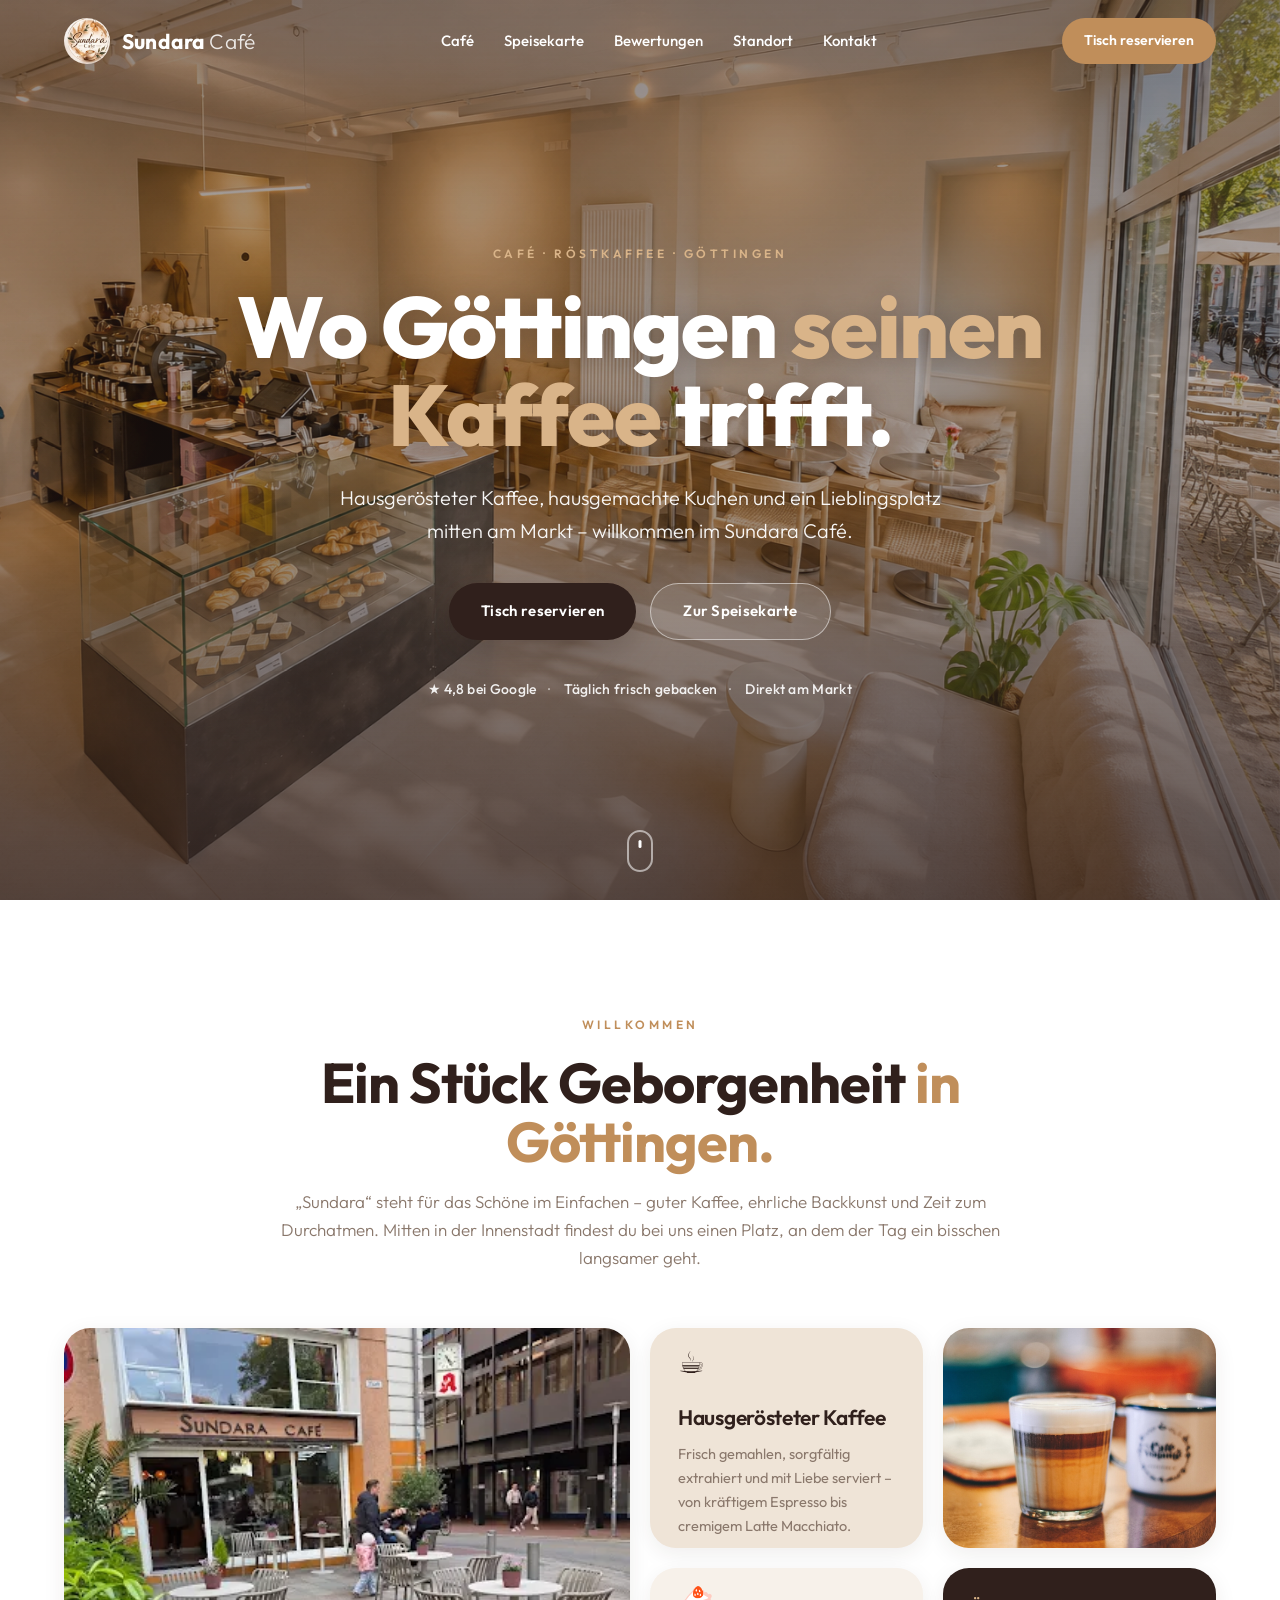
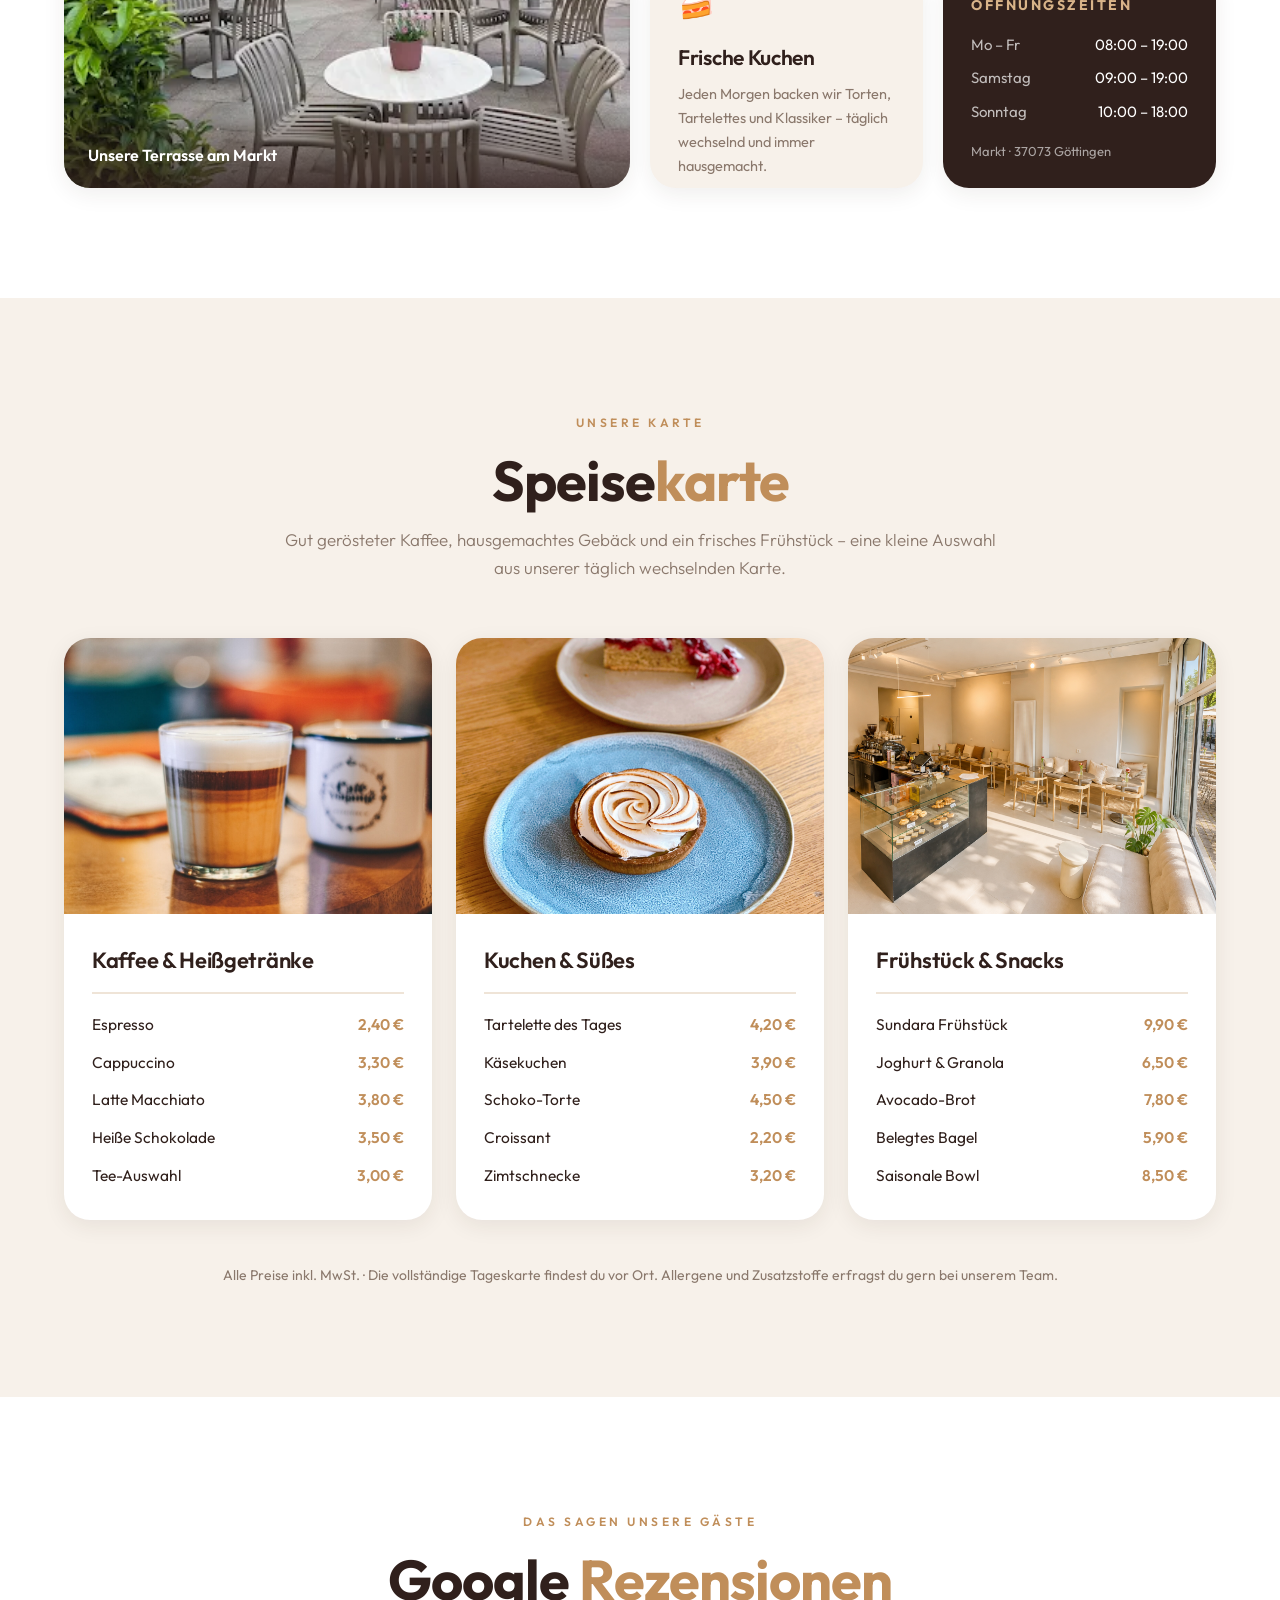
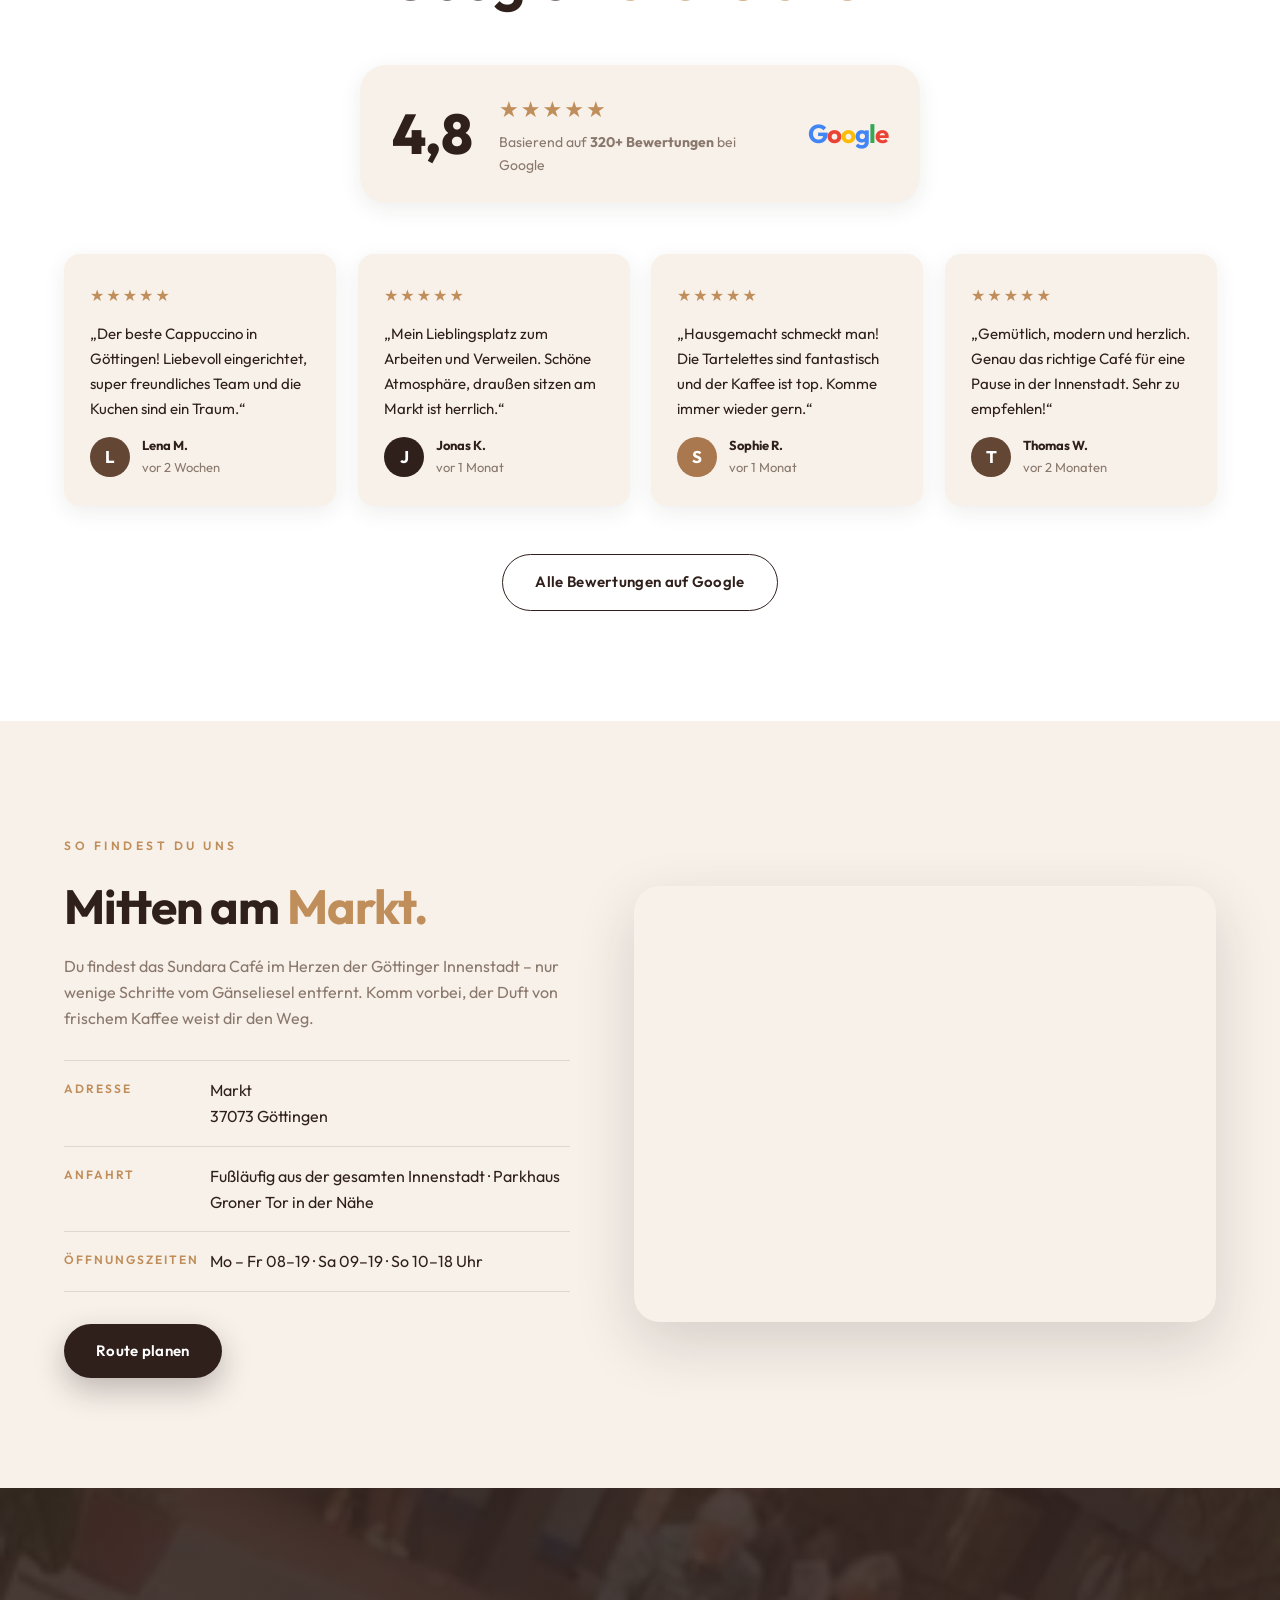
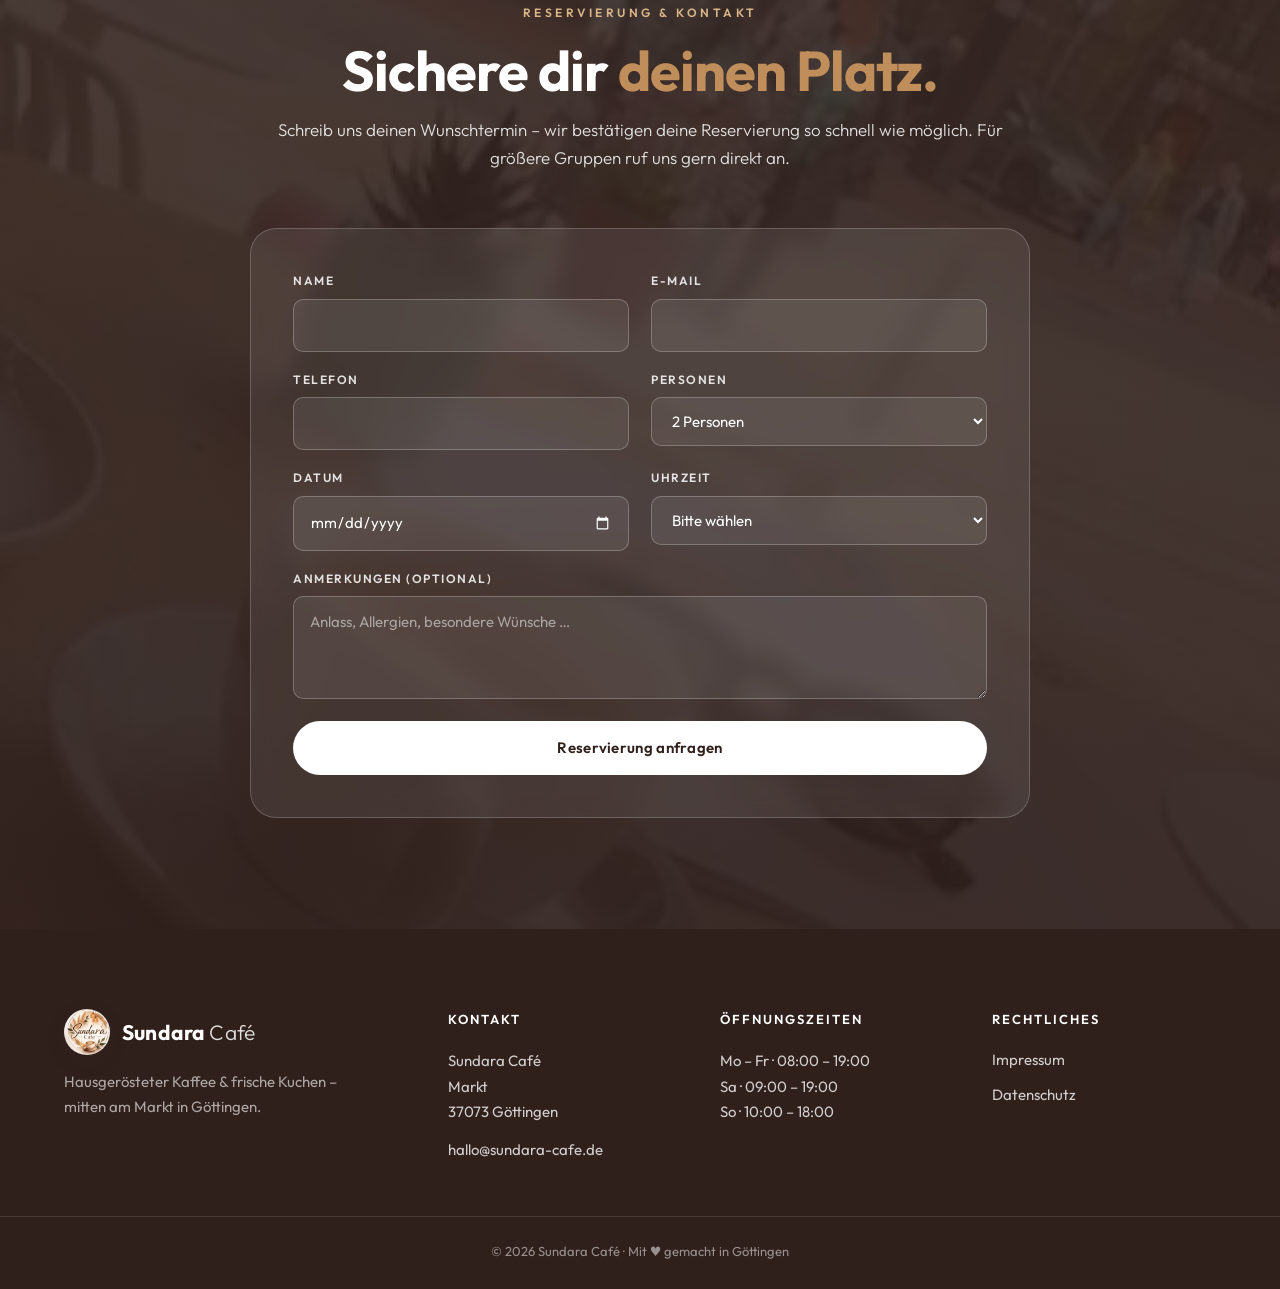
<file: index.html>
<!DOCTYPE html>
<html lang="de">
<head>
<meta charset="UTF-8">
<meta name="viewport" content="width=device-width, initial-scale=1.0">
<meta name="description" content="Sundara Café – Hausgerösteter Kaffee, frische Kuchen und ein Lieblingsplatz mitten am Markt in Göttingen.">
<meta name="theme-color" content="#30201c">
<meta property="og:title" content="Sundara Café · Göttingen">
<meta property="og:description" content="Hausgerösteter Kaffee, frische Kuchen und ein gemütlicher Platz mitten am Markt in Göttingen.">
<meta property="og:image" content="cafe.jpg">
<meta property="og:type" content="website">
<title>Sundara Café · Kaffee & Kuchen in Göttingen</title>
<link rel="icon" href="Logo.jpg" type="image/jpeg">
<link rel="preconnect" href="https://fonts.googleapis.com">
<link rel="preconnect" href="https://fonts.gstatic.com" crossorigin>
<link href="https://fonts.googleapis.com/css2?family=Outfit:wght@300;400;500;600;700;800&display=swap" rel="stylesheet">
<link rel="stylesheet" href="style.css">
</head>
<body>

<!-- ====================== NAVIGATION ====================== -->
<header class="nav" id="nav">
  <div class="nav-inner">
    <a href="#hero" class="brand" aria-label="Sundara Café Startseite">
      <img src="Logo.jpg" alt="Sundara Café Logo" width="46" height="46">
      <span>Sundara<em>Café</em></span>
    </a>
    <nav class="nav-links" id="navLinks" aria-label="Hauptnavigation">
      <a href="#cafe">Café</a>
      <a href="#speisekarte">Speisekarte</a>
      <a href="#rezensionen">Bewertungen</a>
      <a href="#standort">Standort</a>
      <a href="#kontakt">Kontakt</a>
    </nav>
    <a href="#kontakt" class="nav-cta">Tisch reservieren</a>
    <button class="nav-burger" id="navBurger" aria-label="Menü öffnen" aria-expanded="false" aria-controls="navLinks">
      <span></span><span></span><span></span>
    </button>
  </div>
</header>

<!-- ====================== HERO ====================== -->
<section class="hero" id="hero">
  <div class="hero-bg" aria-hidden="true">
    <img src="cafe.jpg" alt="" fetchpriority="high">
    <div class="hero-overlay"></div>
  </div>
  <div class="hero-content reveal">
    <div class="kicker light">Café · Röstkaffee · Göttingen</div>
    <h1>Wo Göttingen <em>seinen Kaffee</em> trifft.</h1>
    <p class="tagline">Hausgerösteter Kaffee, hausgemachte Kuchen und ein Lieblingsplatz mitten am Markt – willkommen im Sundara Café.</p>
    <div class="hero-actions">
      <a href="#kontakt" class="btn btn-primary">Tisch reservieren</a>
      <a href="#speisekarte" class="btn btn-ghost">Zur Speisekarte</a>
    </div>
    <ul class="hero-meta">
      <li>★ 4,8 bei Google</li>
      <li>Täglich frisch gebacken</li>
      <li>Direkt am Markt</li>
    </ul>
  </div>
  <a href="#cafe" class="hero-scroll" aria-label="Nach unten scrollen"><span></span></a>
</section>

<!-- ====================== CAFÉ / ÜBER UNS (Kachel-Bento) ====================== -->
<section class="cafe" id="cafe">
  <div class="container">
    <div class="section-head reveal">
      <div class="kicker">Willkommen</div>
      <h2>Ein Stück Geborgenheit <em>in Göttingen.</em></h2>
      <p class="lead">„Sundara“ steht für das Schöne im Einfachen – guter Kaffee, ehrliche Backkunst und Zeit zum Durchatmen. Mitten in der Innenstadt findest du bei uns einen Platz, an dem der Tag ein bisschen langsamer geht.</p>
    </div>

    <div class="bento reveal">
      <article class="tile tile-img tile-lg">
        <img src="Eingang.webp" alt="Außenansicht und Terrasse des Sundara Café in Göttingen" loading="lazy">
        <div class="tile-cap">Unsere Terrasse am Markt</div>
      </article>

      <article class="tile tile-text tile-accent">
        <span class="tile-icon" aria-hidden="true">☕</span>
        <h3>Hausgerösteter Kaffee</h3>
        <p>Frisch gemahlen, sorgfältig extrahiert und mit Liebe serviert – von kräftigem Espresso bis cremigem Latte Macchiato.</p>
      </article>

      <article class="tile tile-img">
        <img src="Latte-Macchiato-1.jpg" alt="Latte Macchiato im Glas auf einem Holztisch" loading="lazy">
      </article>

      <article class="tile tile-text">
        <span class="tile-icon" aria-hidden="true">🍰</span>
        <h3>Frische Kuchen</h3>
        <p>Jeden Morgen backen wir Torten, Tartelettes und Klassiker – täglich wechselnd und immer hausgemacht.</p>
      </article>

      <article class="tile tile-hours tile-dark">
        <h3>Öffnungszeiten</h3>
        <ul class="hours-list">
          <li><span>Mo – Fr</span><span>08:00 – 19:00</span></li>
          <li><span>Samstag</span><span>09:00 – 19:00</span></li>
          <li><span>Sonntag</span><span>10:00 – 18:00</span></li>
        </ul>
        <p class="hours-note">Markt · 37073 Göttingen</p>
      </article>

    </div>
  </div>
</section>

<!-- ====================== SPEISEKARTE ====================== -->
<section class="speisekarte" id="speisekarte">
  <div class="container">
    <div class="section-head reveal">
      <div class="kicker">Unsere Karte</div>
      <h2>Speise<em>karte</em></h2>
      <p class="lead">Gut gerösteter Kaffee, hausgemachtes Gebäck und ein frisches Frühstück – eine kleine Auswahl aus unserer täglich wechselnden Karte.</p>
    </div>

    <div class="menu-grid">
      <article class="menu-card reveal">
        <div class="menu-card-img">
          <img src="Latte-Macchiato-1.jpg" alt="Latte Macchiato im Glas" loading="lazy">
        </div>
        <div class="menu-card-body">
          <h3>Kaffee &amp; Heißgetränke</h3>
          <ul class="menu-list">
            <li><span>Espresso</span><span class="price">2,40 €</span></li>
            <li><span>Cappuccino</span><span class="price">3,30 €</span></li>
            <li><span>Latte Macchiato</span><span class="price">3,80 €</span></li>
            <li><span>Heiße Schokolade</span><span class="price">3,50 €</span></li>
            <li><span>Tee-Auswahl</span><span class="price">3,00 €</span></li>
          </ul>
        </div>
      </article>

      <article class="menu-card reveal">
        <div class="menu-card-img">
          <img src="cafe-kuchen-muenchen-brothermill.jpg" alt="Hausgemachte Kuchen und Tartelettes" loading="lazy">
        </div>
        <div class="menu-card-body">
          <h3>Kuchen &amp; Süßes</h3>
          <ul class="menu-list">
            <li><span>Tartelette des Tages</span><span class="price">4,20 €</span></li>
            <li><span>Käsekuchen</span><span class="price">3,90 €</span></li>
            <li><span>Schoko-Torte</span><span class="price">4,50 €</span></li>
            <li><span>Croissant</span><span class="price">2,20 €</span></li>
            <li><span>Zimtschnecke</span><span class="price">3,20 €</span></li>
          </ul>
        </div>
      </article>

      <article class="menu-card reveal">
        <div class="menu-card-img">
          <img src="cafe.jpg" alt="Frühstücksauswahl im Sundara Café" loading="lazy">
        </div>
        <div class="menu-card-body">
          <h3>Frühstück &amp; Snacks</h3>
          <ul class="menu-list">
            <li><span>Sundara Frühstück</span><span class="price">9,90 €</span></li>
            <li><span>Joghurt &amp; Granola</span><span class="price">6,50 €</span></li>
            <li><span>Avocado-Brot</span><span class="price">7,80 €</span></li>
            <li><span>Belegtes Bagel</span><span class="price">5,90 €</span></li>
            <li><span>Saisonale Bowl</span><span class="price">8,50 €</span></li>
          </ul>
        </div>
      </article>
    </div>

    <p class="menu-note reveal">Alle Preise inkl. MwSt. · Die vollständige Tageskarte findest du vor Ort. Allergene und Zusatzstoffe erfragst du gern bei unserem Team.</p>
  </div>
</section>

<!-- ====================== GOOGLE REZENSIONEN ====================== -->
<section class="reviews" id="rezensionen">
  <div class="container">
    <div class="section-head reveal">
      <div class="kicker">Das sagen unsere Gäste</div>
      <h2>Google <em>Rezensionen</em></h2>
    </div>

    <div class="reviews-summary reveal">
      <div class="rs-score">4,8</div>
      <div class="rs-detail">
        <div class="rs-stars" aria-label="4,8 von 5 Sternen">★★★★★</div>
        <p>Basierend auf <strong>320+ Bewertungen</strong> bei Google</p>
      </div>
      <div class="rs-logo" aria-hidden="true">
        <span class="g g1">G</span><span class="g g2">o</span><span class="g g3">o</span><span class="g g4">g</span><span class="g g5">l</span><span class="g g6">e</span>
      </div>
    </div>

    <div class="reviews-grid">
      <article class="review-card reveal">
        <div class="review-stars" aria-hidden="true">★★★★★</div>
        <p>„Der beste Cappuccino in Göttingen! Liebevoll eingerichtet, super freundliches Team und die Kuchen sind ein Traum.“</p>
        <div class="review-author">
          <span class="avatar" style="--c:#634633">L</span>
          <span><strong>Lena M.</strong><br>vor 2 Wochen</span>
        </div>
      </article>

      <article class="review-card reveal">
        <div class="review-stars" aria-hidden="true">★★★★★</div>
        <p>„Mein Lieblingsplatz zum Arbeiten und Verweilen. Schöne Atmosphäre, draußen sitzen am Markt ist herrlich.“</p>
        <div class="review-author">
          <span class="avatar" style="--c:#30201c">J</span>
          <span><strong>Jonas K.</strong><br>vor 1 Monat</span>
        </div>
      </article>

      <article class="review-card reveal">
        <div class="review-stars" aria-hidden="true">★★★★★</div>
        <p>„Hausgemacht schmeckt man! Die Tartelettes sind fantastisch und der Kaffee ist top. Komme immer wieder gern.“</p>
        <div class="review-author">
          <span class="avatar" style="--c:#a9784e">S</span>
          <span><strong>Sophie R.</strong><br>vor 1 Monat</span>
        </div>
      </article>

      <article class="review-card reveal">
        <div class="review-stars" aria-hidden="true">★★★★★</div>
        <p>„Gemütlich, modern und herzlich. Genau das richtige Café für eine Pause in der Innenstadt. Sehr zu empfehlen!“</p>
        <div class="review-author">
          <span class="avatar" style="--c:#634633">T</span>
          <span><strong>Thomas W.</strong><br>vor 2 Monaten</span>
        </div>
      </article>
    </div>

    <div class="reviews-cta reveal">
      <a href="https://www.google.com/maps/search/?api=1&query=Sundara+Cafe+Markt+37073+G%C3%B6ttingen" class="btn btn-outline" target="_blank" rel="noopener">Alle Bewertungen auf Google</a>
    </div>
  </div>
</section>

<!-- ====================== GOOGLE MAPS / STANDORT ====================== -->
<section class="standort" id="standort">
  <div class="container standort-grid">
    <div class="standort-text reveal">
      <div class="kicker">So findest du uns</div>
      <h2>Mitten am <em>Markt.</em></h2>
      <p>Du findest das Sundara Café im Herzen der Göttinger Innenstadt – nur wenige Schritte vom Gänseliesel entfernt. Komm vorbei, der Duft von frischem Kaffee weist dir den Weg.</p>
      <div class="standort-list">
        <div class="standort-row">
          <span class="standort-label">Adresse</span>
          <span>Markt<br>37073 Göttingen</span>
        </div>
        <div class="standort-row">
          <span class="standort-label">Anfahrt</span>
          <span>Fußläufig aus der gesamten Innenstadt · Parkhaus Groner Tor in der Nähe</span>
        </div>
        <div class="standort-row">
          <span class="standort-label">Öffnungszeiten</span>
          <span>Mo – Fr 08–19 · Sa 09–19 · So 10–18 Uhr</span>
        </div>
      </div>
      <a href="https://www.google.com/maps/dir/?api=1&destination=Sundara+Cafe+Markt+37073+G%C3%B6ttingen" class="btn btn-primary" target="_blank" rel="noopener">Route planen</a>
    </div>

    <div class="standort-map reveal">
      <iframe
        title="Standort Sundara Café auf Google Maps"
        src="https://www.google.com/maps?q=Sundara+Cafe,+Markt,+37073+G%C3%B6ttingen&output=embed"
        loading="lazy"
        referrerpolicy="no-referrer-when-downgrade"
        allowfullscreen></iframe>
    </div>
  </div>
</section>

<!-- ====================== KONTAKT / RESERVIERUNG ====================== -->
<section class="kontakt" id="kontakt">
  <div class="kontakt-bg" aria-hidden="true">
    <img src="1.webp" alt="" loading="lazy">
    <div class="kontakt-overlay"></div>
  </div>
  <div class="container">
    <div class="section-head light reveal">
      <div class="kicker light">Reservierung &amp; Kontakt</div>
      <h2>Sichere dir <em>deinen Platz.</em></h2>
      <p class="lead">Schreib uns deinen Wunschtermin – wir bestätigen deine Reservierung so schnell wie möglich. Für größere Gruppen ruf uns gern direkt an.</p>
    </div>

    <!-- Formspree: ersetze YOUR_FORM_ID durch deine Formspree-ID -->
    <form class="kontakt-form glass reveal" id="kontaktForm" action="https://formspree.io/f/YOUR_FORM_ID" method="POST" novalidate>
      <div class="form-grid">
        <div class="field">
          <label for="name">Name</label>
          <input type="text" id="name" name="name" autocomplete="name" required>
        </div>
        <div class="field">
          <label for="email">E-Mail</label>
          <input type="email" id="email" name="email" autocomplete="email" required>
        </div>
        <div class="field">
          <label for="phone">Telefon</label>
          <input type="tel" id="phone" name="phone" autocomplete="tel">
        </div>
        <div class="field">
          <label for="guests">Personen</label>
          <select id="guests" name="guests" required>
            <option value="1">1 Person</option>
            <option value="2" selected>2 Personen</option>
            <option value="3">3 Personen</option>
            <option value="4">4 Personen</option>
            <option value="5">5 Personen</option>
            <option value="6">6 Personen</option>
            <option value="7+">7+ Personen</option>
          </select>
        </div>
        <div class="field">
          <label for="date">Datum</label>
          <input type="date" id="date" name="date" required>
        </div>
        <div class="field">
          <label for="time">Uhrzeit</label>
          <select id="time" name="time" required>
            <option value="" disabled selected>Bitte wählen</option>
          </select>
        </div>
        <div class="field field-full">
          <label for="message">Anmerkungen (optional)</label>
          <textarea id="message" name="message" rows="3" placeholder="Anlass, Allergien, besondere Wünsche …"></textarea>
        </div>
      </div>
      <button type="submit" class="btn btn-light btn-block">Reservierung anfragen</button>
      <p class="form-feedback form-success" id="formSuccess" hidden>Vielen Dank! Wir haben deine Anfrage erhalten und melden uns in Kürze.</p>
      <p class="form-feedback form-error" id="formError" hidden>Etwas ist schiefgelaufen. Bitte versuche es erneut oder ruf uns an.</p>
    </form>
  </div>
</section>

<!-- ====================== FOOTER ====================== -->
<footer class="footer" id="footer">
  <div class="container footer-grid">
    <div class="footer-col">
      <a href="#hero" class="brand brand-light">
        <img src="Logo.jpg" alt="Sundara Café Logo" width="50" height="50" loading="lazy">
        <span>Sundara<em>Café</em></span>
      </a>
      <p class="footer-tag">Hausgerösteter Kaffee &amp; frische Kuchen – mitten am Markt in Göttingen.</p>
    </div>

    <div class="footer-col">
      <h4>Kontakt</h4>
      <address>
        Sundara Café<br>
        Markt<br>
        37073 Göttingen
      </address>
      <p><a href="mailto:hallo@sundara-cafe.de">hallo@sundara-cafe.de</a></p>
    </div>

    <div class="footer-col">
      <h4>Öffnungszeiten</h4>
      <p>Mo – Fr · 08:00 – 19:00<br>Sa · 09:00 – 19:00<br>So · 10:00 – 18:00</p>
    </div>

    <div class="footer-col">
      <h4>Rechtliches</h4>
      <ul>
        <li><a href="#impressum" id="openImpressum">Impressum</a></li>
        <li><a href="#datenschutz" id="openDatenschutz">Datenschutz</a></li>
      </ul>
    </div>
  </div>
  <div class="footer-bottom">
    <p>&copy; <span id="year"></span> Sundara Café · Mit ♥ gemacht in Göttingen</p>
  </div>
</footer>

<!-- ====================== MODAL ====================== -->
<div class="modal" id="modal" hidden>
  <div class="modal-backdrop" data-close></div>
  <div class="modal-panel" role="dialog" aria-modal="true" aria-labelledby="modalTitle">
    <button class="modal-close" data-close aria-label="Schließen">&times;</button>
    <h3 id="modalTitle"></h3>
    <div class="modal-body" id="modalBody"></div>
  </div>
</div>

<script src="script.js"></script>
</body>
</html>
</file>
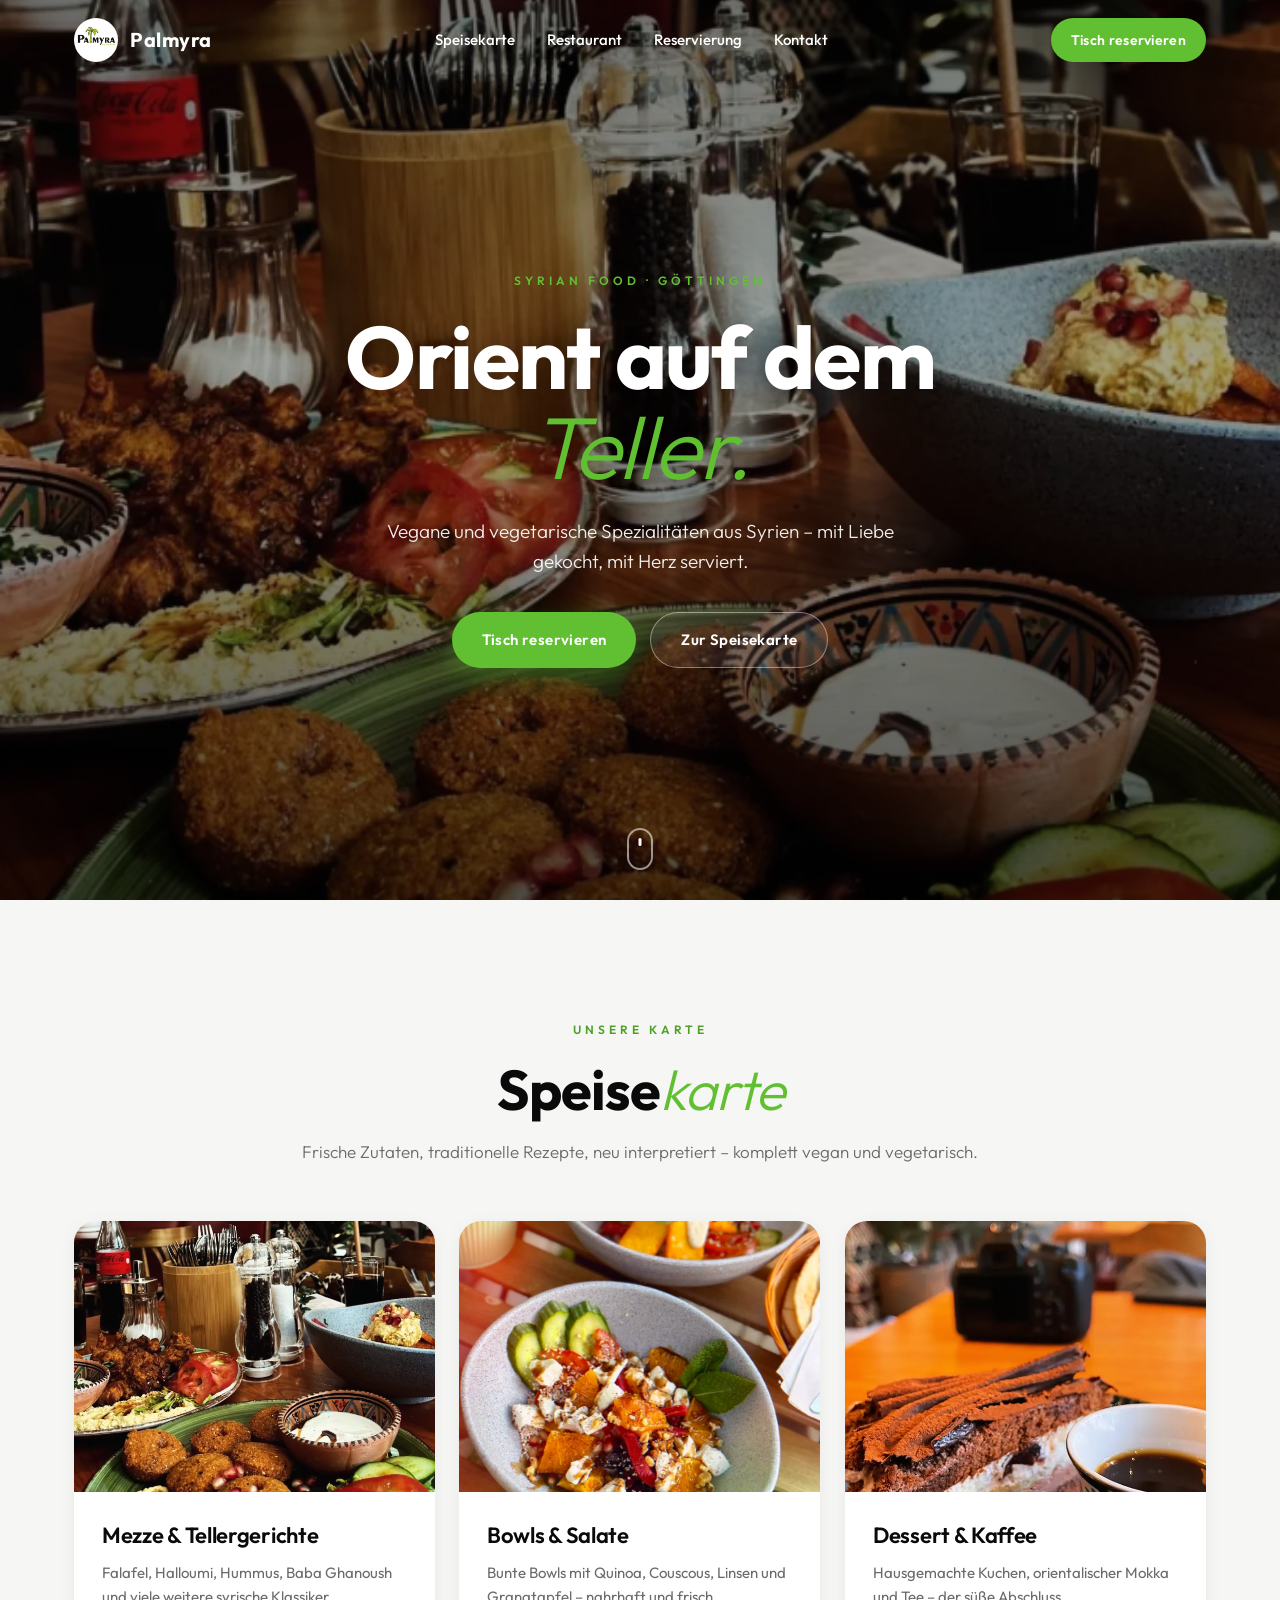
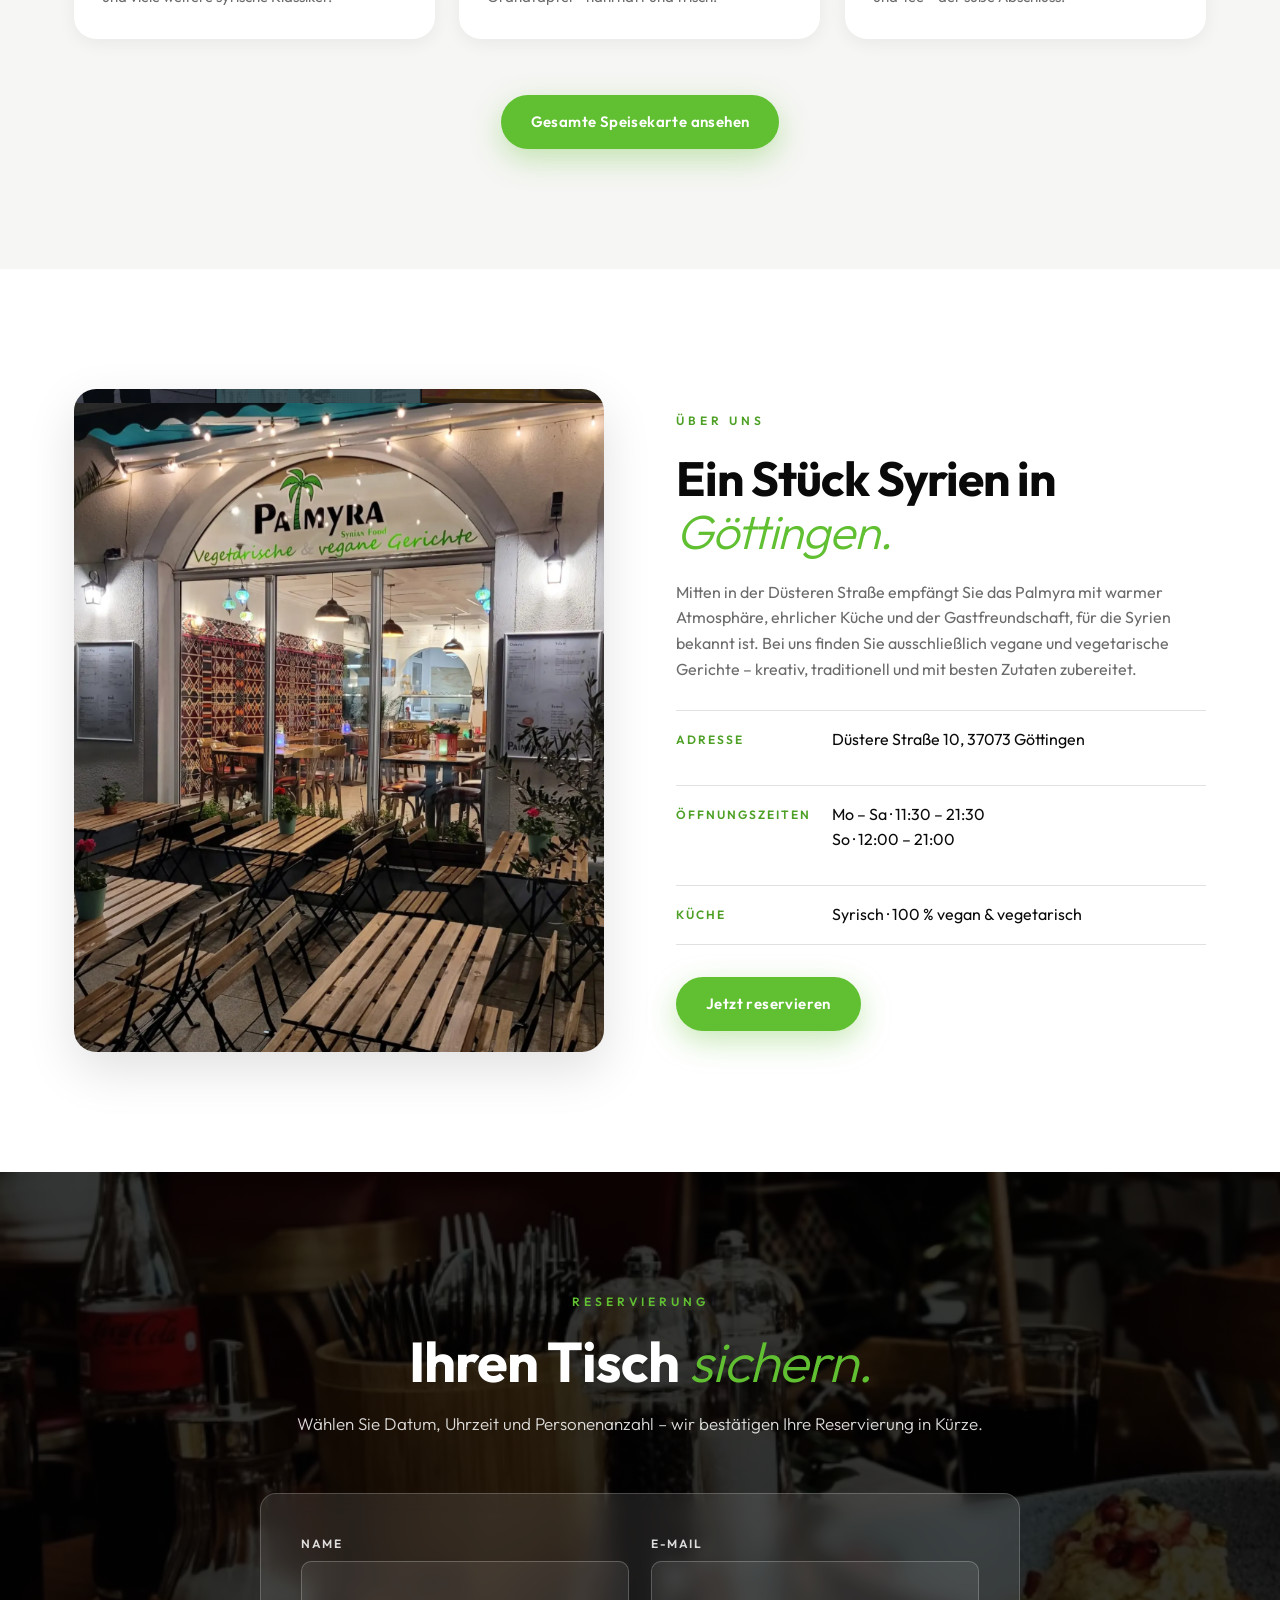
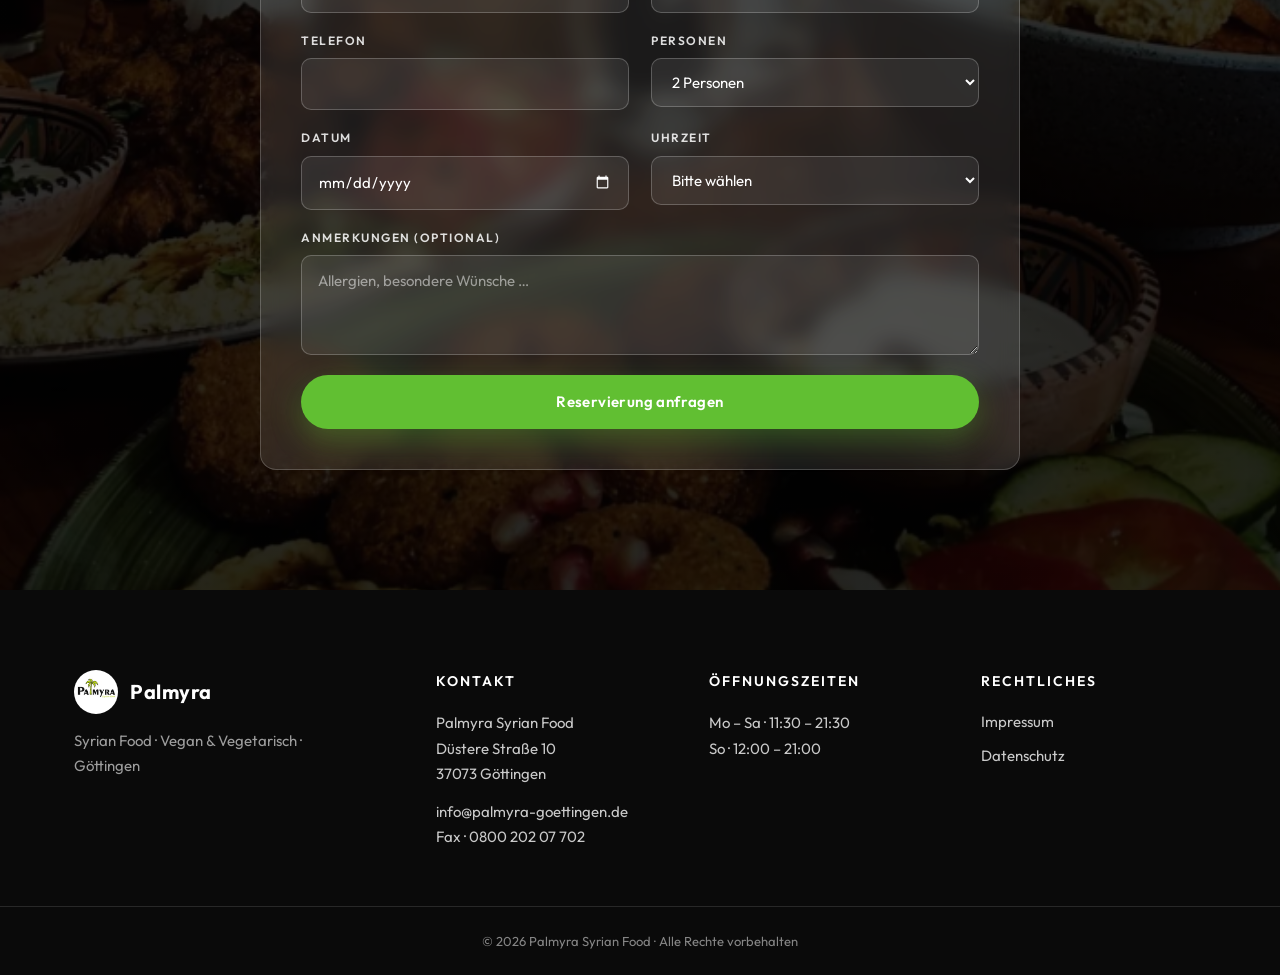
<file: palmyra/index.html>
<!DOCTYPE html>
<html lang="de">
<head>
<meta charset="UTF-8">
<meta name="viewport" content="width=device-width, initial-scale=1.0">
<meta name="description" content="Palmyra Syrian Food – Vegane und vegetarische syrische Küche im Herzen von Göttingen.">
<title>Palmyra – Syrian Food | Göttingen</title>
<link rel="icon" href="assets/logo.jpg" type="image/jpeg">
<link rel="preconnect" href="https://fonts.googleapis.com">
<link rel="preconnect" href="https://fonts.gstatic.com" crossorigin>
<link href="https://fonts.googleapis.com/css2?family=Outfit:wght@300;400;500;600;700&display=swap" rel="stylesheet">
<link rel="stylesheet" href="style.css">
</head>
<body>

<header class="nav" id="nav">
  <div class="nav-inner">
    <a href="#hero" class="brand">
      <img src="assets/logo.jpg" alt="Palmyra Logo" width="44" height="44">
      <span>Palmyra</span>
    </a>
    <nav class="nav-links" aria-label="Hauptnavigation">
      <a href="#speisekarte">Speisekarte</a>
      <a href="#info">Restaurant</a>
      <a href="#reservierung">Reservierung</a>
      <a href="#kontakt">Kontakt</a>
    </nav>
    <a href="#reservierung" class="nav-cta">Tisch reservieren</a>
    <button class="nav-burger" id="navBurger" aria-label="Menü öffnen" aria-expanded="false">
      <span></span><span></span><span></span>
    </button>
  </div>
</header>

<section class="hero" id="hero">
  <div class="hero-bg" aria-hidden="true">
    <img src="assets/hero.png" alt="" loading="eager" fetchpriority="high">
    <div class="hero-overlay"></div>
  </div>
  <div class="hero-content reveal">
    <div class="kicker">Syrian Food · Göttingen</div>
    <h1>Orient auf dem<br><em>Teller.</em></h1>
    <p class="tagline">Vegane und vegetarische Spezialitäten aus Syrien – mit Liebe gekocht, mit Herz serviert.</p>
    <div class="hero-actions">
      <a href="#reservierung" class="btn btn-primary">Tisch reservieren</a>
      <a href="#speisekarte" class="btn btn-ghost">Zur Speisekarte</a>
    </div>
  </div>
  <a href="#speisekarte" class="hero-scroll" aria-label="Nach unten scrollen">
    <span></span>
  </a>
</section>

<section class="speisekarte" id="speisekarte">
  <div class="container">
    <div class="section-head reveal">
      <div class="kicker dark">Unsere Karte</div>
      <h2>Speise<em>karte</em></h2>
      <p class="lead">Frische Zutaten, traditionelle Rezepte, neu interpretiert – komplett vegan und vegetarisch.</p>
    </div>

    <div class="menu-grid">
      <article class="menu-card reveal">
        <div class="menu-card-img">
          <img src="assets/hero.png" alt="Mezze-Auswahl im Palmyra" loading="lazy">
        </div>
        <div class="menu-card-body">
          <h3>Mezze &amp; Tellergerichte</h3>
          <p>Falafel, Halloumi, Hummus, Baba Ghanoush und viele weitere syrische Klassiker.</p>
        </div>
      </article>
      <article class="menu-card reveal">
        <div class="menu-card-img">
          <img src="assets/bowl.png" alt="Vegane Bowl mit Granatapfel" loading="lazy">
        </div>
        <div class="menu-card-body">
          <h3>Bowls &amp; Salate</h3>
          <p>Bunte Bowls mit Quinoa, Couscous, Linsen und Granatapfel – nahrhaft und frisch.</p>
        </div>
      </article>
      <article class="menu-card reveal">
        <div class="menu-card-img">
          <img src="assets/dessert.png" alt="Hausgemachter Kuchen mit arabischem Kaffee" loading="lazy">
        </div>
        <div class="menu-card-body">
          <h3>Dessert &amp; Kaffee</h3>
          <p>Hausgemachte Kuchen, orientalischer Mokka und Tee – der süße Abschluss.</p>
        </div>
      </article>
    </div>

    <div class="speisekarte-cta reveal">
      <a href="speisekarte_4.html" class="btn btn-primary">Gesamte Speisekarte ansehen</a>
    </div>
  </div>
</section>

<section class="info" id="info">
  <div class="container info-grid">
    <div class="info-image reveal">
      <img src="assets/eingang.png" alt="Eingang des Palmyra Restaurants in Göttingen" loading="lazy">
    </div>
    <div class="info-text reveal">
      <div class="kicker dark">Über uns</div>
      <h2>Ein Stück Syrien in <em>Göttingen.</em></h2>
      <p>Mitten in der Düsteren Straße empfängt Sie das Palmyra mit warmer Atmosphäre, ehrlicher Küche und der Gastfreundschaft, für die Syrien bekannt ist. Bei uns finden Sie ausschließlich vegane und vegetarische Gerichte – kreativ, traditionell und mit besten Zutaten zubereitet.</p>

      <div class="info-list">
        <div class="info-row">
          <span class="info-label">Adresse</span>
          <span>Düstere Straße 10, 37073 Göttingen</span>
        </div>
        <div class="info-row">
          <span class="info-label">Öffnungszeiten</span>
          <span>Mo – Sa · 11:30 – 21:30<br>So · 12:00 – 21:00</span>
        </div>
        <div class="info-row">
          <span class="info-label">Küche</span>
          <span>Syrisch · 100 % vegan &amp; vegetarisch</span>
        </div>
      </div>

      <a href="#reservierung" class="btn btn-primary">Jetzt reservieren</a>
    </div>
  </div>
</section>

<section class="reservierung" id="reservierung">
  <div class="reservierung-bg" aria-hidden="true">
    <img src="assets/hero.png" alt="" loading="lazy">
    <div class="reservierung-overlay"></div>
  </div>
  <div class="container">
    <div class="section-head light reveal">
      <div class="kicker">Reservierung</div>
      <h2>Ihren Tisch <em>sichern.</em></h2>
      <p class="lead">Wählen Sie Datum, Uhrzeit und Personenanzahl – wir bestätigen Ihre Reservierung in Kürze.</p>
    </div>

    <form class="reservierung-form glass reveal" id="reservierungForm" novalidate>
      <div class="form-grid">
        <div class="field">
          <label for="resName">Name</label>
          <input type="text" id="resName" name="name" autocomplete="name" required>
        </div>
        <div class="field">
          <label for="resEmail">E-Mail</label>
          <input type="email" id="resEmail" name="email" autocomplete="email" required>
        </div>
        <div class="field">
          <label for="resPhone">Telefon</label>
          <input type="tel" id="resPhone" name="phone" autocomplete="tel">
        </div>
        <div class="field">
          <label for="resGuests">Personen</label>
          <select id="resGuests" name="guests" required>
            <option value="1">1 Person</option>
            <option value="2" selected>2 Personen</option>
            <option value="3">3 Personen</option>
            <option value="4">4 Personen</option>
            <option value="5">5 Personen</option>
            <option value="6">6 Personen</option>
            <option value="7">7+ Personen</option>
          </select>
        </div>
        <div class="field">
          <label for="resDate">Datum</label>
          <input type="date" id="resDate" name="date" required>
        </div>
        <div class="field">
          <label for="resTime">Uhrzeit</label>
          <select id="resTime" name="time" required>
            <option value="" disabled selected>Bitte wählen</option>
          </select>
        </div>
        <div class="field field-full">
          <label for="resNotes">Anmerkungen (optional)</label>
          <textarea id="resNotes" name="notes" rows="3" placeholder="Allergien, besondere Wünsche …"></textarea>
        </div>
      </div>

      <button type="submit" class="btn btn-primary btn-block">Reservierung anfragen</button>
      <p class="form-success" id="formSuccess" hidden>Vielen Dank! Wir haben Ihre Anfrage erhalten und melden uns in Kürze.</p>
    </form>
  </div>
</section>

<footer class="footer" id="kontakt">
  <div class="container footer-grid">
    <div class="footer-col">
      <a href="#hero" class="brand brand-light">
        <img src="assets/logo.jpg" alt="Palmyra Logo" width="48" height="48" loading="lazy">
        <span>Palmyra</span>
      </a>
      <p class="footer-tag">Syrian Food · Vegan &amp; Vegetarisch · Göttingen</p>
    </div>

    <div class="footer-col">
      <h4>Kontakt</h4>
      <address>
        Palmyra Syrian Food<br>
        Düstere Straße 10<br>
        37073 Göttingen
      </address>
      <p><a href="mailto:info@palmyra-goettingen.de">info@palmyra-goettingen.de</a></p>
      <p>Fax · 0800 202 07 702</p>
    </div>

    <div class="footer-col">
      <h4>Öffnungszeiten</h4>
      <p>Mo – Sa · 11:30 – 21:30<br>So · 12:00 – 21:00</p>
    </div>

    <div class="footer-col">
      <h4>Rechtliches</h4>
      <ul>
        <li><a href="#impressum" id="openImpressum">Impressum</a></li>
        <li><a href="#datenschutz" id="openDatenschutz">Datenschutz</a></li>
      </ul>
    </div>
  </div>
  <div class="footer-bottom">
    <p>&copy; <span id="year"></span> Palmyra Syrian Food · Alle Rechte vorbehalten</p>
  </div>
</footer>

<div class="modal" id="modal" hidden>
  <div class="modal-backdrop" data-close></div>
  <div class="modal-panel" role="dialog" aria-modal="true" aria-labelledby="modalTitle">
    <button class="modal-close" data-close aria-label="Schließen">×</button>
    <h3 id="modalTitle"></h3>
    <div class="modal-body" id="modalBody"></div>
  </div>
</div>

<script src="script.js"></script>
</body>
</html>
</file>
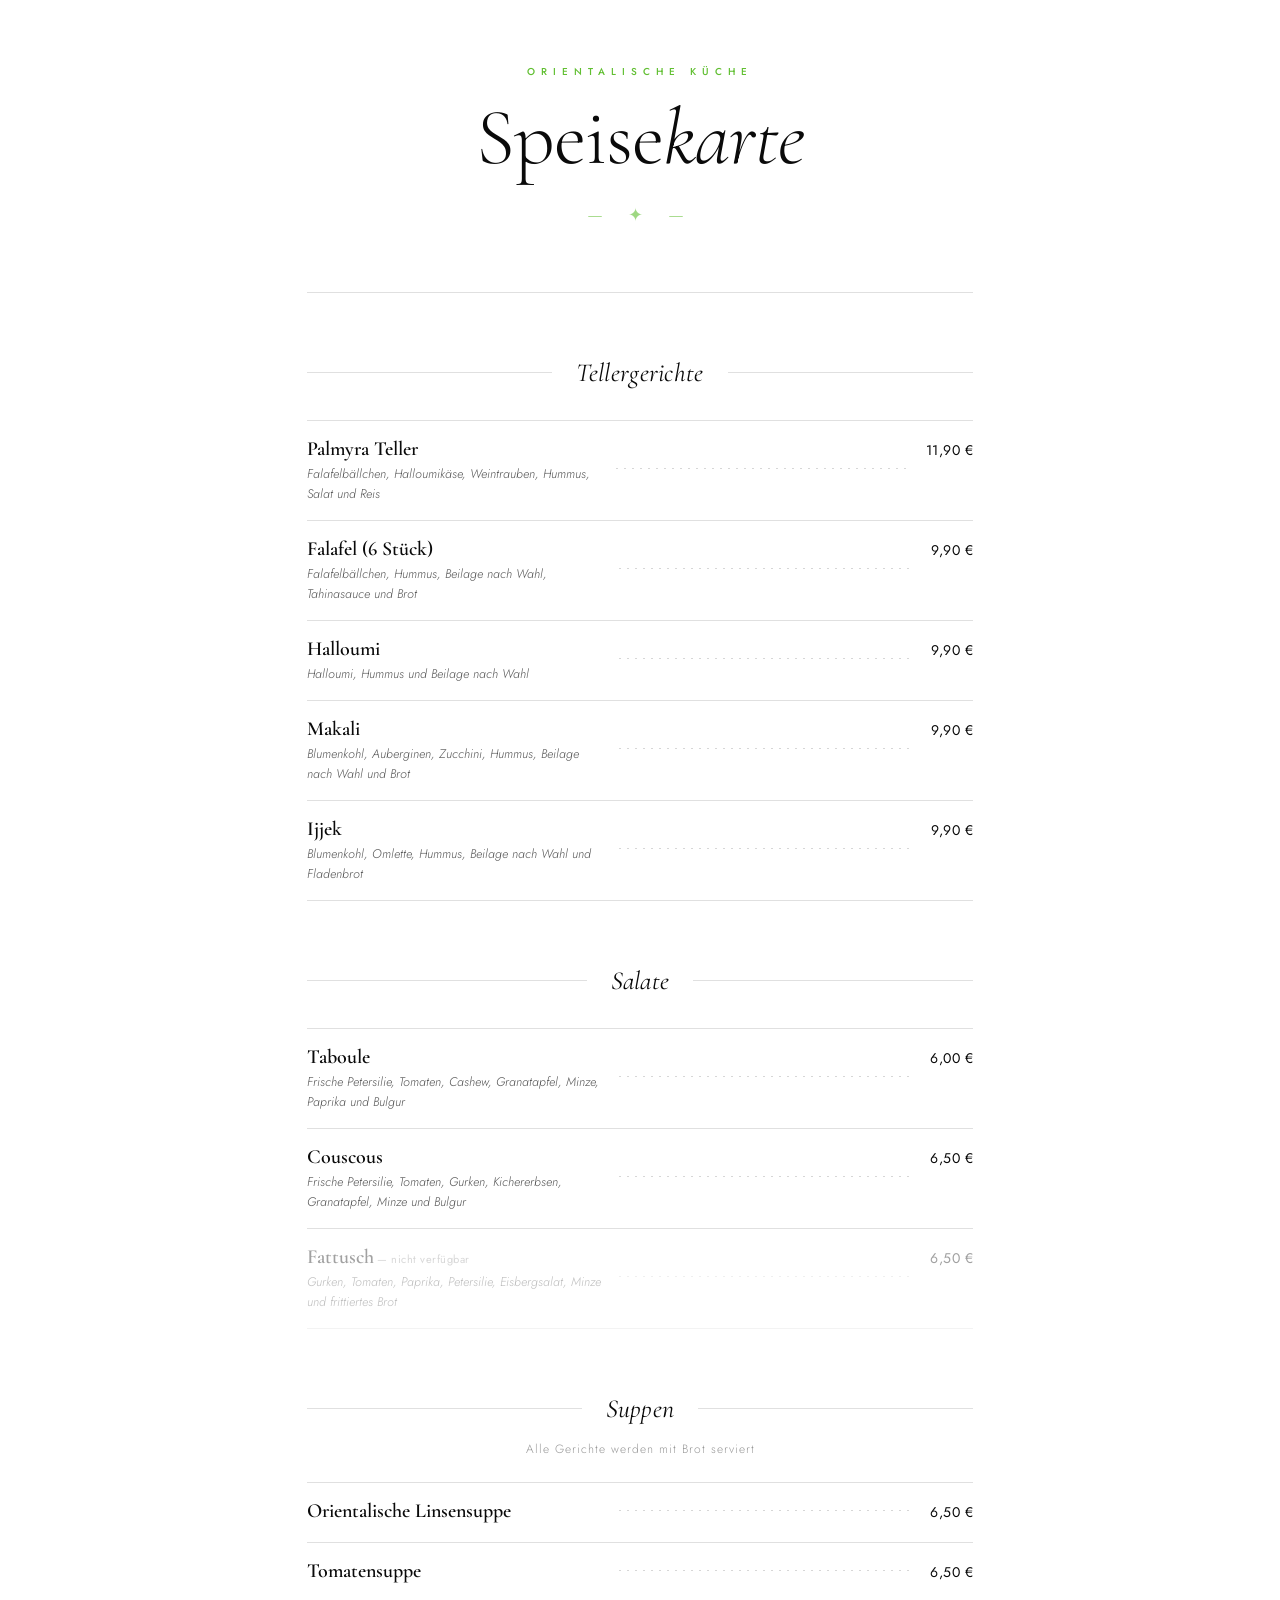
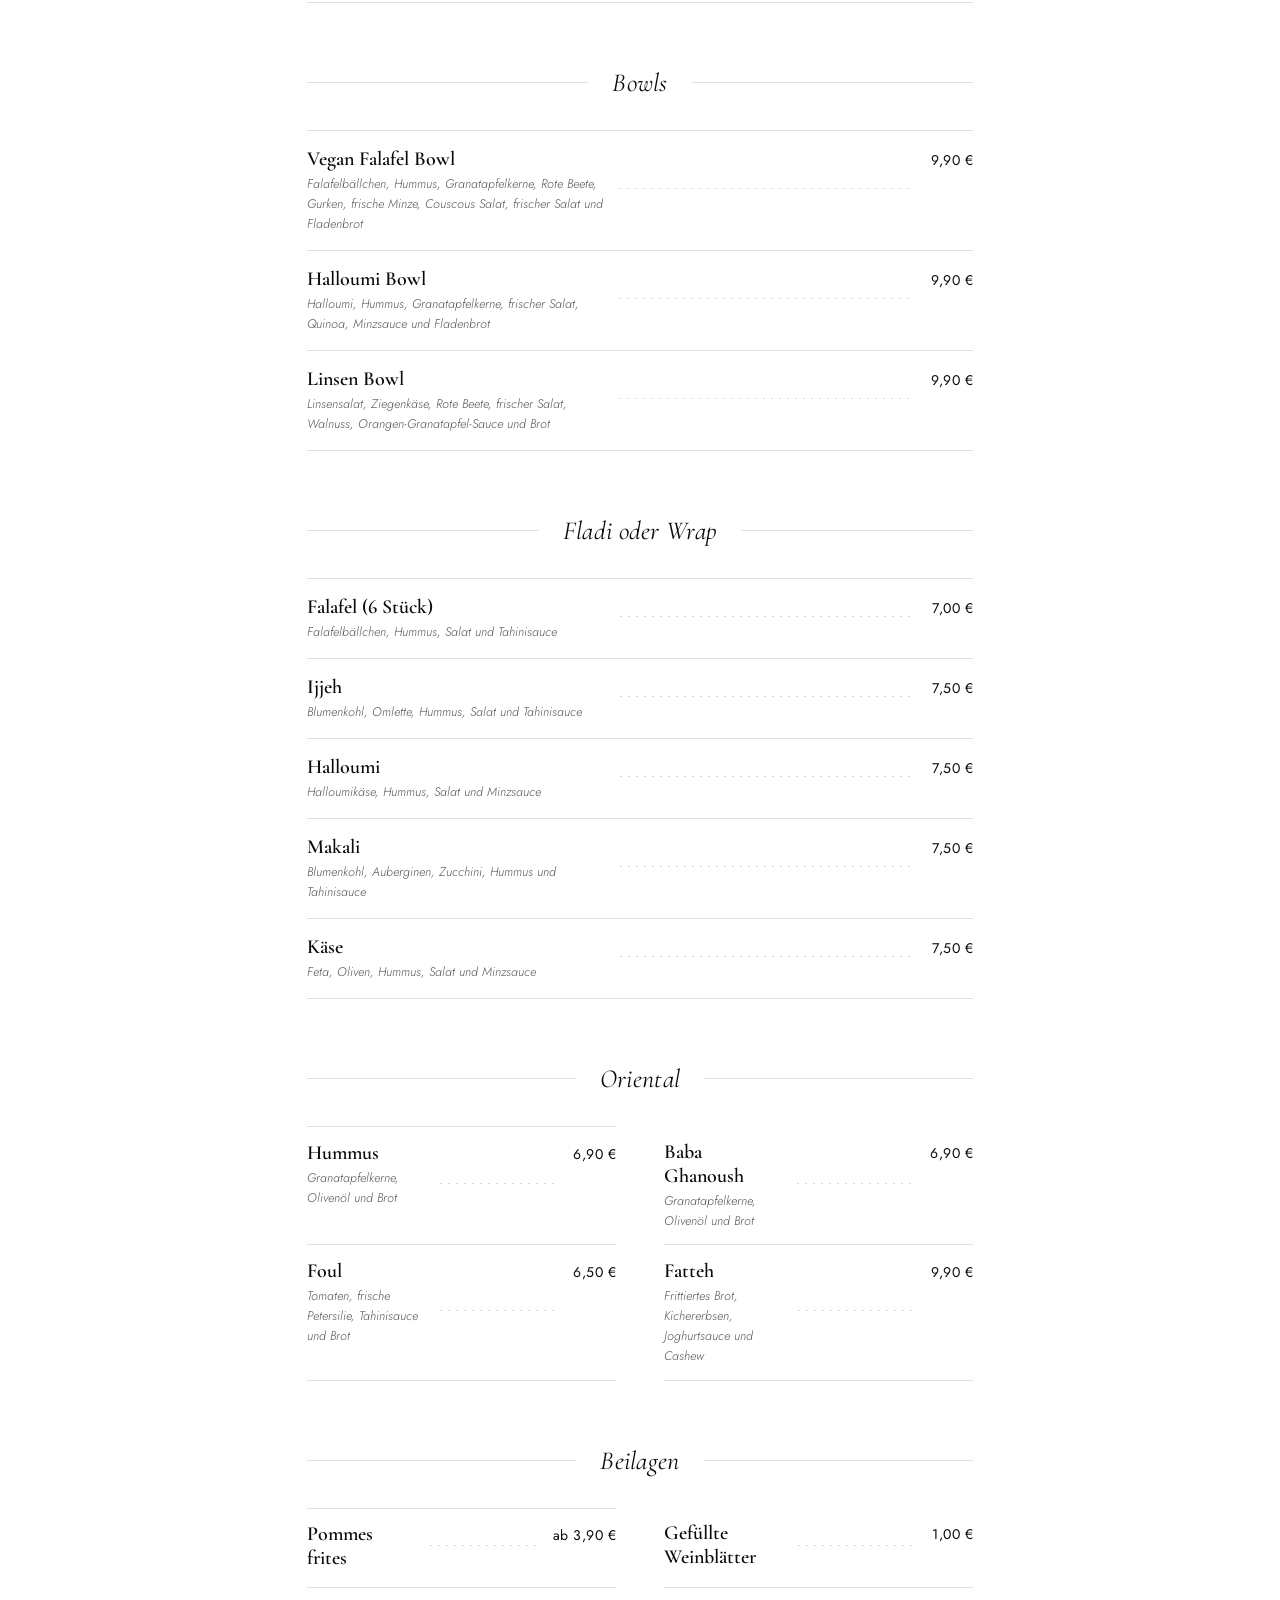
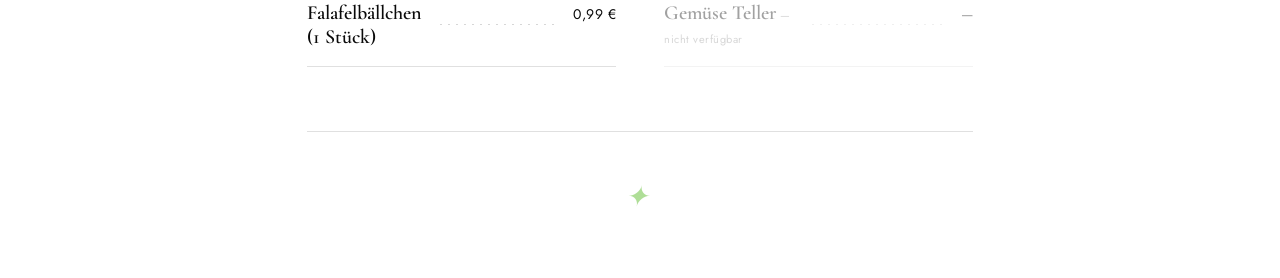
<file: palmyra/speisekarte_4.html>
<!DOCTYPE html>
<html lang="de">
<head>
<meta charset="UTF-8">
<meta name="viewport" content="width=device-width, initial-scale=1.0">
<title>Speisekarte</title>
<link rel="preconnect" href="https://fonts.googleapis.com">
<link href="https://fonts.googleapis.com/css2?family=Cormorant+Garamond:ital,wght@0,300;0,400;0,600;1,300;1,400&family=Jost:wght@300;400;500&display=swap" rel="stylesheet">
<style>
*, *::before, *::after { box-sizing: border-box; margin: 0; padding: 0; }

:root {
  --ink: #0a0a0a;
  --ink2: #555555;
  --ink3: #999999;
  --paper: #ffffff;
  --paper2: #f5f5f5;
  --rule: rgba(0,0,0,0.12);
  --accent: #61bf32;
}



body {
  background: var(--paper);
  color: var(--ink);
  font-family: 'Jost', sans-serif;
  font-weight: 300;
}

.wrap {
  max-width: 820px;
  margin: 0 auto;
  padding: 5vw 6vw;
}

header {
  text-align: center;
  padding: 0 0 4rem;
  border-bottom: 1px solid var(--rule);
  margin-bottom: 4rem;
}

.kicker {
  font-family: 'Jost', sans-serif;
  font-size: 10px;
  font-weight: 500;
  letter-spacing: 6px;
  text-transform: uppercase;
  color: var(--accent);
  margin-bottom: 1.2rem;
}

header h1 {
  font-family: 'Cormorant Garamond', serif;
  font-size: clamp(52px, 8vw, 80px);
  font-weight: 300;
  line-height: 1;
  letter-spacing: -1px;
  color: var(--ink);
}

header h1 em {
  font-style: italic;
  font-weight: 300;
}

.ornament {
  margin-top: 1.5rem;
  color: var(--accent);
  font-size: 18px;
  letter-spacing: 10px;
  opacity: 0.6;
}

section {
  margin-bottom: 4rem;
}

.section-head {
  display: flex;
  align-items: center;
  gap: 1.5rem;
  margin-bottom: 2rem;
}

.section-head::before,
.section-head::after {
  content: '';
  flex: 1;
  height: 1px;
  background: var(--rule);
}

.section-head h2 {
  font-family: 'Cormorant Garamond', serif;
  font-size: 26px;
  font-weight: 400;
  font-style: italic;
  color: var(--ink);
  white-space: nowrap;
  letter-spacing: 0.3px;
}

.section-note {
  text-align: center;
  font-size: 12px;
  color: var(--ink3);
  letter-spacing: 1px;
  margin-top: -1rem;
  margin-bottom: 1.5rem;
}

.items {
  display: flex;
  flex-direction: column;
  gap: 0;
}

.item {
  display: flex;
  align-items: baseline;
  gap: 1rem;
  padding: 1rem 0;
  border-bottom: 1px solid var(--rule);
}

.item:first-child {
  border-top: 1px solid var(--rule);
}

.item-left {
  flex: 1;
}

.item-name {
  font-family: 'Cormorant Garamond', serif;
  font-size: 20px;
  font-weight: 600;
  color: var(--ink);
  line-height: 1.2;
  margin-bottom: 3px;
}

.item-desc {
  font-size: 12.5px;
  color: var(--ink2);
  line-height: 1.6;
  font-weight: 300;
  font-style: italic;
}

.dots {
  flex: 1;
  min-width: 20px;
  height: 1px;
  background-image: repeating-linear-gradient(90deg, var(--ink3) 0, var(--ink3) 2px, transparent 2px, transparent 8px);
  align-self: center;
  opacity: 0.4;
  margin-bottom: 4px;
}

.item-price {
  font-family: 'Jost', sans-serif;
  font-size: 14px;
  font-weight: 400;
  color: var(--ink);
  white-space: nowrap;
  letter-spacing: 0.5px;
}

.two-col {
  display: grid;
  grid-template-columns: 1fr 1fr;
  gap: 0 3rem;
}

.two-col .item {
  padding: 0.85rem 0;
}

footer {
  text-align: center;
  padding-top: 3rem;
  border-top: 1px solid var(--rule);
  margin-top: 2rem;
}

.item.na { opacity: 0.38; }
.item.na .item-name::after { content: ' — nicht verfügbar'; font-family: 'Jost', sans-serif; font-size: 11px; font-style: normal; font-weight: 400; color: var(--ink3); letter-spacing: 0.5px; }

.footer-ornament {
  font-family: 'Cormorant Garamond', serif;
  font-size: 28px;
  font-style: italic;
  color: var(--accent);
  opacity: 0.5;
  letter-spacing: 8px;
}

@media (max-width: 600px) {
  .two-col { grid-template-columns: 1fr; gap: 0; }
  .two-col .item:first-child { border-top: 1px solid var(--rule); }
  header h1 { font-size: 48px; }
}
</style>
</head>
<body>
<div class="wrap">

  <header>
    <div class="kicker">Orientalische Küche</div>
    <h1>Speise<em>karte</em></h1>
    <div class="ornament">— ✦ —</div>
  </header>

  <section>
    <div class="section-head"><h2>Tellergerichte</h2></div>
    <div class="items">
      <div class="item">
        <div class="item-left">
          <div class="item-name">Palmyra Teller</div>
          <div class="item-desc">Falafelbällchen, Halloumikäse, Weintrauben, Hummus, Salat und Reis</div>
        </div>
        <div class="dots"></div>
        <div class="item-price">11,90 €</div>
      </div>
      <div class="item">
        <div class="item-left">
          <div class="item-name">Falafel (6 Stück)</div>
          <div class="item-desc">Falafelbällchen, Hummus, Beilage nach Wahl, Tahinasauce und Brot</div>
        </div>
        <div class="dots"></div>
        <div class="item-price">9,90 €</div>
      </div>
      <div class="item">
        <div class="item-left">
          <div class="item-name">Halloumi</div>
          <div class="item-desc">Halloumi, Hummus und Beilage nach Wahl</div>
        </div>
        <div class="dots"></div>
        <div class="item-price">9,90 €</div>
      </div>
      <div class="item">
        <div class="item-left">
          <div class="item-name">Makali</div>
          <div class="item-desc">Blumenkohl, Auberginen, Zucchini, Hummus, Beilage nach Wahl und Brot</div>
        </div>
        <div class="dots"></div>
        <div class="item-price">9,90 €</div>
      </div>
      <div class="item">
        <div class="item-left">
          <div class="item-name">Ijjek</div>
          <div class="item-desc">Blumenkohl, Omlette, Hummus, Beilage nach Wahl und Fladenbrot</div>
        </div>
        <div class="dots"></div>
        <div class="item-price">9,90 €</div>
      </div>
    </div>
  </section>

  <section>
    <div class="section-head"><h2>Salate</h2></div>
    <div class="items">
      <div class="item">
        <div class="item-left">
          <div class="item-name">Taboule</div>
          <div class="item-desc">Frische Petersilie, Tomaten, Cashew, Granatapfel, Minze, Paprika und Bulgur</div>
        </div>
        <div class="dots"></div>
        <div class="item-price">6,00 €</div>
      </div>
      <div class="item">
        <div class="item-left">
          <div class="item-name">Couscous</div>
          <div class="item-desc">Frische Petersilie, Tomaten, Gurken, Kichererbsen, Granatapfel, Minze und Bulgur</div>
        </div>
        <div class="dots"></div>
        <div class="item-price">6,50 €</div>
      </div>
      <div class="item na">
        <div class="item-left">
          <div class="item-name">Fattusch</div>
          <div class="item-desc">Gurken, Tomaten, Paprika, Petersilie, Eisbergsalat, Minze und frittiertes Brot</div>
        </div>
        <div class="dots"></div>
        <div class="item-price">6,50 €</div>
      </div>
    </div>
  </section>

  <section>
    <div class="section-head"><h2>Suppen</h2></div>
    <p class="section-note">Alle Gerichte werden mit Brot serviert</p>
    <div class="items">
      <div class="item">
        <div class="item-left">
          <div class="item-name">Orientalische Linsensuppe</div>
        </div>
        <div class="dots"></div>
        <div class="item-price">6,50 €</div>
      </div>
      <div class="item">
        <div class="item-left">
          <div class="item-name">Tomatensuppe</div>
        </div>
        <div class="dots"></div>
        <div class="item-price">6,50 €</div>
      </div>
    </div>
  </section>

  <section>
    <div class="section-head"><h2>Bowls</h2></div>
    <div class="items">
      <div class="item">
        <div class="item-left">
          <div class="item-name">Vegan Falafel Bowl</div>
          <div class="item-desc">Falafelbällchen, Hummus, Granatapfelkerne, Rote Beete, Gurken, frische Minze, Couscous Salat, frischer Salat und Fladenbrot</div>
        </div>
        <div class="dots"></div>
        <div class="item-price">9,90 €</div>
      </div>
      <div class="item">
        <div class="item-left">
          <div class="item-name">Halloumi Bowl</div>
          <div class="item-desc">Halloumi, Hummus, Granatapfelkerne, frischer Salat, Quinoa, Minzsauce und Fladenbrot</div>
        </div>
        <div class="dots"></div>
        <div class="item-price">9,90 €</div>
      </div>
      <div class="item">
        <div class="item-left">
          <div class="item-name">Linsen Bowl</div>
          <div class="item-desc">Linsensalat, Ziegenkäse, Rote Beete, frischer Salat, Walnuss, Orangen-Granatapfel-Sauce und Brot</div>
        </div>
        <div class="dots"></div>
        <div class="item-price">9,90 €</div>
      </div>
    </div>
  </section>

  <section>
    <div class="section-head"><h2>Fladi oder Wrap</h2></div>
    <div class="items">
      <div class="item">
        <div class="item-left">
          <div class="item-name">Falafel (6 Stück)</div>
          <div class="item-desc">Falafelbällchen, Hummus, Salat und Tahinisauce</div>
        </div>
        <div class="dots"></div>
        <div class="item-price">7,00 €</div>
      </div>
      <div class="item">
        <div class="item-left">
          <div class="item-name">Ijjeh</div>
          <div class="item-desc">Blumenkohl, Omlette, Hummus, Salat und Tahinisauce</div>
        </div>
        <div class="dots"></div>
        <div class="item-price">7,50 €</div>
      </div>
      <div class="item">
        <div class="item-left">
          <div class="item-name">Halloumi</div>
          <div class="item-desc">Halloumikäse, Hummus, Salat und Minzsauce</div>
        </div>
        <div class="dots"></div>
        <div class="item-price">7,50 €</div>
      </div>
      <div class="item">
        <div class="item-left">
          <div class="item-name">Makali</div>
          <div class="item-desc">Blumenkohl, Auberginen, Zucchini, Hummus und Tahinisauce</div>
        </div>
        <div class="dots"></div>
        <div class="item-price">7,50 €</div>
      </div>
      <div class="item">
        <div class="item-left">
          <div class="item-name">Käse</div>
          <div class="item-desc">Feta, Oliven, Hummus, Salat und Minzsauce</div>
        </div>
        <div class="dots"></div>
        <div class="item-price">7,50 €</div>
      </div>
    </div>
  </section>

  <section>
    <div class="section-head"><h2>Oriental</h2></div>
    <div class="items two-col">
      <div class="item">
        <div class="item-left">
          <div class="item-name">Hummus</div>
          <div class="item-desc">Granatapfelkerne, Olivenöl und Brot</div>
        </div>
        <div class="dots"></div>
        <div class="item-price">6,90 €</div>
      </div>
      <div class="item">
        <div class="item-left">
          <div class="item-name">Baba Ghanoush</div>
          <div class="item-desc">Granatapfelkerne, Olivenöl und Brot</div>
        </div>
        <div class="dots"></div>
        <div class="item-price">6,90 €</div>
      </div>
      <div class="item">
        <div class="item-left">
          <div class="item-name">Foul</div>
          <div class="item-desc">Tomaten, frische Petersilie, Tahinisauce und Brot</div>
        </div>
        <div class="dots"></div>
        <div class="item-price">6,50 €</div>
      </div>
      <div class="item">
        <div class="item-left">
          <div class="item-name">Fatteh</div>
          <div class="item-desc">Frittiertes Brot, Kichererbsen, Joghurtsauce und Cashew</div>
        </div>
        <div class="dots"></div>
        <div class="item-price">9,90 €</div>
      </div>
    </div>
  </section>

  <section>
    <div class="section-head"><h2>Beilagen</h2></div>
    <div class="items two-col">
      <div class="item">
        <div class="item-left">
          <div class="item-name">Pommes frites</div>
        </div>
        <div class="dots"></div>
        <div class="item-price">ab 3,90 €</div>
      </div>
      <div class="item">
        <div class="item-left">
          <div class="item-name">Gefüllte Weinblätter</div>
        </div>
        <div class="dots"></div>
        <div class="item-price">1,00 €</div>
      </div>
      <div class="item">
        <div class="item-left">
          <div class="item-name">Falafelbällchen (1 Stück)</div>
        </div>
        <div class="dots"></div>
        <div class="item-price">0,99 €</div>
      </div>
      <div class="item na">
        <div class="item-left">
          <div class="item-name">Gemüse Teller</div>
        </div>
        <div class="dots"></div>
        <div class="item-price">—</div>
      </div>
    </div>
  </section>

  <footer>
    <div class="footer-ornament">✦</div>
  </footer>

</div>
</body>
</html>
</file>
<file: style.css>
/* ======================================================
   Sundara Café · style.css
   Palette: Primär #30201c · Sekundär #634633 · BG #ffffff
   Font: Outfit (Google Fonts) · Mobile-first
   ====================================================== */

*, *::before, *::after { box-sizing: border-box; margin: 0; padding: 0; }

:root {
  --espresso: #30201c;   /* primär */
  --mocha: #634633;      /* sekundär */
  --bg: #ffffff;         /* hintergrund */
  --cream: #f7f1ea;
  --cream-2: #efe4d7;
  --gold: #c08e5a;       /* warmer akzent */
  --gold-soft: #d9b489;
  --ink: #30201c;
  --muted: #8a786c;
  --line: rgba(48, 32, 28, 0.12);
  --radius: 16px;
  --radius-lg: 26px;
  --shadow-sm: 0 6px 22px rgba(48, 32, 28, 0.08);
  --shadow-md: 0 22px 60px rgba(48, 32, 28, 0.16);
  --maxw: 1200px;
  --ease: cubic-bezier(0.22, 0.61, 0.36, 1);
}

html { scroll-behavior: smooth; -webkit-text-size-adjust: 100%; }

body {
  font-family: 'Outfit', system-ui, -apple-system, 'Segoe UI', Roboto, sans-serif;
  font-weight: 400;
  color: var(--ink);
  background: var(--bg);
  line-height: 1.65;
  -webkit-font-smoothing: antialiased;
  text-rendering: optimizeLegibility;
  overflow-x: hidden;
}

img { max-width: 100%; display: block; }
a { color: inherit; text-decoration: none; }
button { font: inherit; cursor: pointer; border: 0; background: none; color: inherit; }
ul { list-style: none; }

.container { max-width: var(--maxw); margin: 0 auto; padding: 0 24px; }

/* ---------- Reveal animations ---------- */
.reveal {
  opacity: 0;
  transform: translateY(30px);
  transition: opacity 0.9s var(--ease), transform 0.9s var(--ease);
  will-change: opacity, transform;
}
.reveal.is-visible { opacity: 1; transform: none; }

/* ---------- Buttons ---------- */
.btn {
  display: inline-flex;
  align-items: center;
  justify-content: center;
  padding: 15px 32px;
  border-radius: 999px;
  font-weight: 600;
  font-size: 15px;
  letter-spacing: 0.3px;
  transition: transform 0.25s var(--ease), background 0.25s var(--ease),
              color 0.25s var(--ease), box-shadow 0.25s var(--ease);
}
.btn-primary {
  background: var(--espresso);
  color: #fff;
  box-shadow: 0 12px 30px rgba(48, 32, 28, 0.28);
}
.btn-primary:hover { background: var(--mocha); transform: translateY(-2px); box-shadow: 0 16px 40px rgba(48, 32, 28, 0.34); }
.btn-light { background: #fff; color: var(--espresso); }
.btn-light:hover { background: var(--cream); transform: translateY(-2px); }
.btn-ghost {
  background: rgba(255, 255, 255, 0.1);
  color: #fff;
  border: 1px solid rgba(255, 255, 255, 0.5);
  backdrop-filter: blur(8px);
  -webkit-backdrop-filter: blur(8px);
}
.btn-ghost:hover { background: rgba(255, 255, 255, 0.22); transform: translateY(-2px); }
.btn-outline { background: transparent; color: var(--espresso); border: 1.5px solid var(--espresso); }
.btn-outline:hover { background: var(--espresso); color: #fff; transform: translateY(-2px); }
.btn-block { width: 100%; margin-top: 22px; }

/* ---------- Kicker ---------- */
.kicker {
  display: inline-block;
  font-size: 12px;
  font-weight: 600;
  letter-spacing: 3.5px;
  text-transform: uppercase;
  color: var(--gold);
  margin-bottom: 18px;
}
.kicker.light { color: var(--gold-soft); }

/* ---------- Section heads ---------- */
.section-head { max-width: 740px; margin: 0 auto 56px; text-align: center; }
.section-head h2 {
  font-size: clamp(32px, 4.6vw, 56px);
  font-weight: 700;
  line-height: 1.06;
  letter-spacing: -1px;
  margin-bottom: 16px;
}
.section-head h2 em { font-style: normal; color: var(--gold); }
.section-head .lead { font-size: 17px; color: var(--muted); font-weight: 300; }
.section-head.light h2 { color: #fff; }
.section-head.light .lead { color: rgba(255, 255, 255, 0.85); }

/* ====================== NAVIGATION ====================== */
.nav {
  position: fixed;
  top: 0; left: 0; right: 0;
  z-index: 50;
  padding: 18px 0;
  transition: background 0.35s var(--ease), padding 0.35s var(--ease), box-shadow 0.35s var(--ease);
}
.nav-inner {
  max-width: var(--maxw);
  margin: 0 auto;
  padding: 0 24px;
  display: flex;
  align-items: center;
  justify-content: space-between;
  gap: 24px;
}
.nav.scrolled {
  background: rgba(255, 255, 255, 0.92);
  backdrop-filter: blur(12px);
  -webkit-backdrop-filter: blur(12px);
  padding: 10px 0;
  box-shadow: 0 1px 0 var(--line);
}
.brand {
  display: inline-flex;
  align-items: center;
  gap: 12px;
  color: #fff;
  font-weight: 700;
  font-size: 21px;
  letter-spacing: 0.2px;
  transition: color 0.3s var(--ease);
}
.brand em { font-style: normal; font-weight: 300; opacity: 0.85; margin-left: 4px; }
.brand img { width: 46px; height: 46px; border-radius: 50%; object-fit: cover; box-shadow: var(--shadow-sm); }
.nav.scrolled .brand { color: var(--espresso); }

.nav-links {
  display: flex;
  gap: 30px;
  font-size: 15px;
  font-weight: 500;
  color: #fff;
  transition: color 0.3s var(--ease);
}
.nav-links a { position: relative; padding: 6px 0; }
.nav-links a::after {
  content: '';
  position: absolute;
  bottom: 0; left: 0;
  width: 0; height: 2px;
  background: var(--gold);
  transition: width 0.3s var(--ease);
}
.nav-links a:hover::after { width: 100%; }
.nav.scrolled .nav-links { color: var(--espresso); }

.nav-cta {
  background: var(--gold);
  color: #fff;
  padding: 11px 22px;
  border-radius: 999px;
  font-weight: 600;
  font-size: 14px;
  transition: background 0.25s var(--ease), transform 0.25s var(--ease);
}
.nav-cta:hover { background: var(--mocha); transform: translateY(-1px); }

.nav-burger { display: none; width: 42px; height: 42px; position: relative; }
.nav-burger span {
  display: block;
  position: absolute;
  left: 9px;
  width: 24px; height: 2px;
  background: #fff;
  transition: transform 0.3s var(--ease), opacity 0.3s var(--ease), background 0.3s var(--ease);
}
.nav-burger span:nth-child(1) { top: 14px; }
.nav-burger span:nth-child(2) { top: 20px; }
.nav-burger span:nth-child(3) { top: 26px; }
.nav.scrolled .nav-burger span { background: var(--espresso); }
.nav-burger.open span:nth-child(1) { transform: translateY(6px) rotate(45deg); background: var(--espresso); }
.nav-burger.open span:nth-child(2) { opacity: 0; }
.nav-burger.open span:nth-child(3) { transform: translateY(-6px) rotate(-45deg); background: var(--espresso); }

/* ====================== HERO ====================== */
.hero {
  position: relative;
  min-height: 100vh;
  min-height: 100svh;
  display: flex;
  align-items: center;
  justify-content: center;
  text-align: center;
  color: #fff;
  padding: 130px 24px 90px;
  overflow: hidden;
}
.hero-bg { position: absolute; inset: 0; z-index: 0; }
.hero-bg img {
  width: 100%; height: 100%;
  object-fit: cover;
  transform: scale(1.07);
  animation: heroZoom 16s var(--ease) forwards;
}
@keyframes heroZoom { to { transform: scale(1); } }
.hero-overlay {
  position: absolute; inset: 0;
  background: linear-gradient(180deg, rgba(48,32,28,0.55) 0%, rgba(48,32,28,0.35) 42%, rgba(48,32,28,0.78) 100%);
}
.hero-content { position: relative; z-index: 1; max-width: 880px; }
.hero-content h1 {
  font-size: clamp(42px, 7vw, 86px);
  font-weight: 800;
  line-height: 1.03;
  letter-spacing: -1.5px;
  margin-bottom: 22px;
  text-shadow: 0 2px 24px rgba(48, 32, 28, 0.3);
}
.hero-content h1 em { font-style: normal; color: var(--gold-soft); }
.tagline {
  font-size: clamp(16px, 1.7vw, 20px);
  font-weight: 300;
  max-width: 620px;
  margin: 0 auto 36px;
  opacity: 0.95;
}
.hero-actions { display: flex; gap: 14px; justify-content: center; flex-wrap: wrap; }
.hero-meta {
  display: flex;
  flex-wrap: wrap;
  justify-content: center;
  gap: 12px 28px;
  margin-top: 38px;
  font-size: 14px;
  font-weight: 500;
  letter-spacing: 0.3px;
  opacity: 0.9;
}
.hero-meta li { position: relative; padding-left: 0; }
.hero-meta li:not(:first-child)::before {
  content: '·';
  position: absolute; left: -16px;
  opacity: 0.6;
}

.hero-scroll {
  position: absolute;
  bottom: 28px; left: 50%;
  transform: translateX(-50%);
  width: 26px; height: 42px;
  border: 2px solid rgba(255, 255, 255, 0.55);
  border-radius: 14px;
  z-index: 2;
}
.hero-scroll span {
  position: absolute;
  top: 8px; left: 50%;
  width: 3px; height: 8px;
  background: #fff;
  border-radius: 3px;
  transform: translateX(-50%);
  animation: scrollDot 1.6s var(--ease) infinite;
}
@keyframes scrollDot { 0% { opacity: 0; top: 6px; } 50% { opacity: 1; } 100% { opacity: 0; top: 22px; } }

/* ====================== CAFÉ / BENTO ====================== */
.cafe { padding: 110px 0; background: var(--bg); }

.bento {
  display: grid;
  grid-template-columns: repeat(4, 1fr);
  grid-auto-rows: 220px;
  gap: 20px;
}
.tile {
  border-radius: var(--radius-lg);
  overflow: hidden;
  position: relative;
  box-shadow: var(--shadow-sm);
  transition: transform 0.4s var(--ease), box-shadow 0.4s var(--ease);
}
.tile:hover { transform: translateY(-6px); box-shadow: var(--shadow-md); }

.tile-lg { grid-column: span 2; grid-row: span 2; }
.tile-wide { grid-column: span 2; }

.tile-img img { width: 100%; height: 100%; object-fit: cover; transition: transform 0.8s var(--ease); }
.tile-img:hover img { transform: scale(1.06); }
.tile-cap {
  position: absolute;
  left: 0; right: 0; bottom: 0;
  padding: 40px 24px 20px;
  color: #fff;
  font-weight: 600;
  font-size: 16px;
  background: linear-gradient(0deg, rgba(48,32,28,0.78), transparent);
}

.tile-text {
  padding: 30px 28px;
  display: flex;
  flex-direction: column;
  justify-content: center;
  background: var(--cream);
}
.tile-text .tile-icon { font-size: 30px; margin-bottom: 12px; }
.tile-text h3 { font-size: 21px; font-weight: 600; letter-spacing: -0.3px; margin-bottom: 8px; }
.tile-text p { font-size: 14.5px; color: var(--muted); }
.tile-accent { background: var(--cream-2); }

.tile-dark {
  padding: 30px 28px;
  background: var(--espresso);
  color: #fff;
  display: flex;
  flex-direction: column;
  justify-content: center;
}
.tile-dark h3 {
  font-size: 14px;
  letter-spacing: 2.5px;
  text-transform: uppercase;
  color: var(--gold-soft);
  margin-bottom: 16px;
}
.hours-list { display: flex; flex-direction: column; gap: 9px; font-size: 15px; }
.hours-list li { display: flex; justify-content: space-between; gap: 12px; }
.hours-list span:first-child { color: rgba(255, 255, 255, 0.7); }
.hours-note { margin-top: 16px; font-size: 13px; color: rgba(255, 255, 255, 0.6); }

/* ====================== SPEISEKARTE ====================== */
.speisekarte { padding: 110px 0; background: var(--cream); }
.menu-grid {
  display: grid;
  grid-template-columns: repeat(3, 1fr);
  gap: 24px;
}
.menu-card {
  background: #fff;
  border-radius: var(--radius-lg);
  overflow: hidden;
  box-shadow: var(--shadow-sm);
  transition: transform 0.4s var(--ease), box-shadow 0.4s var(--ease);
}
.menu-card:hover { transform: translateY(-8px); box-shadow: var(--shadow-md); }
.menu-card-img { aspect-ratio: 4 / 3; overflow: hidden; }
.menu-card-img img { width: 100%; height: 100%; object-fit: cover; transition: transform 0.8s var(--ease); }
.menu-card:hover .menu-card-img img { transform: scale(1.07); }
.menu-card-body { padding: 28px 28px 32px; }
.menu-card-body h3 {
  font-size: 22px;
  font-weight: 600;
  letter-spacing: -0.3px;
  margin-bottom: 18px;
  padding-bottom: 14px;
  border-bottom: 2px solid var(--cream-2);
}
.menu-list { display: flex; flex-direction: column; gap: 12px; }
.menu-list li {
  display: flex;
  justify-content: space-between;
  align-items: baseline;
  gap: 14px;
  font-size: 15.5px;
}
.menu-list .price { color: var(--gold); font-weight: 600; white-space: nowrap; }
.menu-note {
  text-align: center;
  margin-top: 44px;
  font-size: 14px;
  color: var(--muted);
}

/* ====================== REZENSIONEN ====================== */
.reviews { padding: 110px 0; background: var(--bg); }
.reviews-summary {
  display: flex;
  align-items: center;
  gap: 26px;
  max-width: 560px;
  margin: 0 auto 50px;
  padding: 26px 32px;
  background: var(--cream);
  border-radius: var(--radius-lg);
  box-shadow: var(--shadow-sm);
}
.rs-score { font-size: 56px; font-weight: 800; line-height: 1; color: var(--espresso); }
.rs-detail { flex: 1; }
.rs-stars { color: var(--gold); font-size: 22px; letter-spacing: 2px; }
.rs-detail p { font-size: 14px; color: var(--muted); margin-top: 4px; }
.rs-logo { font-size: 26px; font-weight: 700; letter-spacing: -1px; }
.rs-logo .g1 { color: #4285F4; } .rs-logo .g2 { color: #EA4335; }
.rs-logo .g3 { color: #FBBC05; } .rs-logo .g4 { color: #4285F4; }
.rs-logo .g5 { color: #34A853; } .rs-logo .g6 { color: #EA4335; }

.reviews-grid {
  display: grid;
  grid-template-columns: repeat(4, 1fr);
  gap: 22px;
}
.review-card {
  background: var(--cream);
  border-radius: var(--radius);
  padding: 28px 26px;
  display: flex;
  flex-direction: column;
  gap: 14px;
  box-shadow: var(--shadow-sm);
  transition: transform 0.35s var(--ease), box-shadow 0.35s var(--ease);
}
.review-card:hover { transform: translateY(-6px); box-shadow: var(--shadow-md); }
.review-stars { color: var(--gold); letter-spacing: 2px; font-size: 16px; }
.review-card p { font-size: 15px; color: var(--ink); flex: 1; }
.review-author { display: flex; align-items: center; gap: 12px; font-size: 13px; color: var(--muted); }
.avatar {
  width: 40px; height: 40px;
  border-radius: 50%;
  background: var(--c, var(--mocha));
  color: #fff;
  display: grid;
  place-items: center;
  font-weight: 700;
  font-size: 17px;
  flex-shrink: 0;
}
.review-author strong { color: var(--ink); }
.reviews-cta { text-align: center; margin-top: 48px; }

/* ====================== STANDORT / MAPS ====================== */
.standort { padding: 110px 0; background: var(--cream); }
.standort-grid {
  display: grid;
  grid-template-columns: 1fr 1.15fr;
  gap: 64px;
  align-items: center;
}
.standort-text h2 {
  font-size: clamp(30px, 4vw, 48px);
  font-weight: 700;
  letter-spacing: -1px;
  line-height: 1.1;
  margin: 6px 0 20px;
}
.standort-text h2 em { font-style: normal; color: var(--gold); }
.standort-text > p { color: var(--muted); margin-bottom: 28px; font-size: 16px; }
.standort-list { display: flex; flex-direction: column; margin-bottom: 32px; }
.standort-row {
  display: grid;
  grid-template-columns: 130px 1fr;
  gap: 16px;
  padding: 16px 0;
  border-top: 1px solid var(--line);
}
.standort-row:last-child { border-bottom: 1px solid var(--line); }
.standort-label {
  font-size: 12px;
  text-transform: uppercase;
  letter-spacing: 2px;
  color: var(--gold);
  font-weight: 600;
  padding-top: 2px;
}
.standort-map {
  border-radius: var(--radius-lg);
  overflow: hidden;
  box-shadow: var(--shadow-md);
  aspect-ratio: 4 / 3;
}
.standort-map iframe { width: 100%; height: 100%; border: 0; display: block; }

/* ====================== KONTAKT / RESERVIERUNG ====================== */
.kontakt {
  position: relative;
  padding: 110px 0;
  color: #fff;
  overflow: hidden;
}
.kontakt-bg { position: absolute; inset: 0; z-index: 0; }
.kontakt-bg img { width: 100%; height: 100%; object-fit: cover; }
.kontakt-overlay {
  position: absolute; inset: 0;
  background: linear-gradient(180deg, rgba(48,32,28,0.86), rgba(48,32,28,0.92));
}
.kontakt .container { position: relative; z-index: 1; }

.glass {
  background: rgba(255, 255, 255, 0.08);
  backdrop-filter: blur(10px);
  -webkit-backdrop-filter: blur(10px);
  border-radius: var(--radius-lg);
  border: 1px solid rgba(255, 255, 255, 0.2);
}
.kontakt-form { max-width: 780px; margin: 0 auto; padding: 42px; }
.form-grid { display: grid; grid-template-columns: 1fr 1fr; gap: 18px 22px; }
.field { display: flex; flex-direction: column; gap: 8px; }
.field-full { grid-column: 1 / -1; }
.field label {
  font-size: 12px;
  font-weight: 600;
  letter-spacing: 1.5px;
  text-transform: uppercase;
  color: rgba(255, 255, 255, 0.85);
}
.field input, .field select, .field textarea {
  width: 100%;
  padding: 13px 16px;
  background: rgba(255, 255, 255, 0.08);
  border: 1px solid rgba(255, 255, 255, 0.24);
  border-radius: 10px;
  color: #fff;
  font: inherit;
  font-size: 15px;
  transition: border-color 0.25s var(--ease), background 0.25s var(--ease);
}
.field input::placeholder, .field textarea::placeholder { color: rgba(255, 255, 255, 0.5); }
.field input:focus, .field select:focus, .field textarea:focus {
  outline: none;
  border-color: var(--gold-soft);
  background: rgba(255, 255, 255, 0.14);
}
.field select option { color: var(--ink); background: #fff; }
.field input[type="date"] { min-width: 0; }
.field input[type="date"]::-webkit-calendar-picker-indicator { filter: invert(1) brightness(1.2); cursor: pointer; }
.field textarea { resize: vertical; min-height: 90px; }

.form-feedback {
  margin-top: 18px;
  padding: 14px 16px;
  border-radius: 10px;
  text-align: center;
  font-weight: 500;
}
.form-success { background: rgba(192, 142, 90, 0.22); border: 1px solid rgba(217, 180, 137, 0.6); }
.form-error { background: rgba(234, 67, 53, 0.18); border: 1px solid rgba(234, 67, 53, 0.5); }

/* ====================== FOOTER ====================== */
.footer { background: var(--espresso); color: rgba(255, 255, 255, 0.78); padding: 80px 0 26px; }
.footer-grid {
  display: grid;
  grid-template-columns: 1.5fr 1fr 1fr 1fr;
  gap: 48px;
  margin-bottom: 54px;
}
.brand-light { color: #fff; margin-bottom: 14px; }
.footer-tag { font-size: 14px; color: rgba(255, 255, 255, 0.6); max-width: 300px; }
.footer h4 {
  color: #fff;
  font-size: 13px;
  font-weight: 600;
  letter-spacing: 2px;
  text-transform: uppercase;
  margin-bottom: 18px;
}
.footer address { font-style: normal; line-height: 1.7; margin-bottom: 12px; font-size: 15px; }
.footer a { transition: color 0.25s var(--ease); }
.footer a:hover { color: var(--gold-soft); }
.footer ul { display: flex; flex-direction: column; gap: 10px; font-size: 15px; }
.footer-col p { font-size: 15px; line-height: 1.7; }
.footer-bottom {
  border-top: 1px solid rgba(255, 255, 255, 0.12);
  padding-top: 24px;
  text-align: center;
  font-size: 13px;
  color: rgba(255, 255, 255, 0.5);
}

/* ====================== MODAL ====================== */
.modal {
  position: fixed;
  inset: 0;
  z-index: 100;
  display: flex;
  align-items: center;
  justify-content: center;
  padding: 24px;
}
.modal[hidden] { display: none; }
.modal-backdrop {
  position: absolute; inset: 0;
  background: rgba(48, 32, 28, 0.55);
  backdrop-filter: blur(4px);
  -webkit-backdrop-filter: blur(4px);
}
.modal-panel {
  position: relative;
  background: #fff;
  color: var(--ink);
  max-width: 640px;
  width: 100%;
  max-height: 82vh;
  overflow-y: auto;
  padding: 42px;
  border-radius: var(--radius-lg);
  box-shadow: var(--shadow-md);
  animation: modalIn 0.35s var(--ease);
}
@keyframes modalIn { from { opacity: 0; transform: translateY(20px); } to { opacity: 1; transform: none; } }
.modal-close {
  position: absolute;
  top: 16px; right: 20px;
  width: 36px; height: 36px;
  font-size: 28px;
  line-height: 1;
  color: var(--muted);
  transition: color 0.2s var(--ease);
}
.modal-close:hover { color: var(--ink); }
.modal-panel h3 { font-size: 26px; font-weight: 700; letter-spacing: -0.5px; margin-bottom: 18px; }
.modal-body { font-size: 15px; line-height: 1.75; color: var(--mocha); }
.modal-body p { margin-bottom: 12px; }
.modal-body strong { color: var(--ink); }

/* ====================== RESPONSIVE ====================== */
@media (max-width: 1000px) {
  .reviews-grid { grid-template-columns: repeat(2, 1fr); }
  .menu-grid { grid-template-columns: 1fr 1fr; }
  .standort-grid { grid-template-columns: 1fr; gap: 40px; }
  .footer-grid { grid-template-columns: 1fr 1fr; gap: 40px; }
}

@media (max-width: 760px) {
  .nav-links, .nav-cta { display: none; }
  .nav-burger { display: block; }
  .nav-links.mobile-open {
    display: flex;
    position: absolute;
    top: 100%; left: 0; right: 0;
    flex-direction: column;
    gap: 0;
    background: #fff;
    color: var(--ink);
    padding: 14px 24px 24px;
    box-shadow: 0 12px 30px rgba(48, 32, 28, 0.1);
  }
  .nav-links.mobile-open a {
    color: var(--ink);
    padding: 15px 0;
    border-bottom: 1px solid var(--line);
    font-size: 16px;
  }
  .nav-links.mobile-open a:last-child { border-bottom: 0; }

  .cafe, .speisekarte, .reviews, .standort, .kontakt { padding: 76px 0; }

  /* Bento → einfaches Stapeln auf Mobile */
  .bento { grid-template-columns: 1fr 1fr; grid-auto-rows: 170px; gap: 14px; }
  .tile-lg { grid-column: span 2; grid-row: span 2; }
  .tile-wide { grid-column: span 2; }

  .menu-grid { grid-template-columns: 1fr; }
  .reviews-grid { grid-template-columns: 1fr; }
  .reviews-summary { flex-wrap: wrap; gap: 16px; text-align: center; justify-content: center; }
  .rs-detail { flex-basis: 100%; }

  .form-grid { grid-template-columns: 1fr; }
  .kontakt-form { padding: 28px 22px; }

  .footer-grid { grid-template-columns: 1fr; gap: 34px; margin-bottom: 36px; }
  .standort-row { grid-template-columns: 1fr; gap: 4px; }
  .standort-label { padding-top: 0; }
  .modal-panel { padding: 28px 22px; }
}

@media (max-width: 440px) {
  .hero-content h1 { font-size: 38px; }
  .btn { padding: 13px 24px; font-size: 14px; }
  .bento { grid-template-columns: 1fr; grid-auto-rows: 200px; }
  .tile-lg, .tile-wide { grid-column: span 1; }
  .tile-lg { grid-row: span 1; }
  .hero-meta { gap: 8px 24px; }
}

@media (prefers-reduced-motion: reduce) {
  *, *::before, *::after {
    animation-duration: 0.01ms !important;
    animation-iteration-count: 1 !important;
    transition-duration: 0.01ms !important;
  }
  .reveal { opacity: 1; transform: none; }
  html { scroll-behavior: auto; }
}
</file>
<file: palmyra/style.css>
*, *::before, *::after { box-sizing: border-box; margin: 0; padding: 0; }

:root {
  --primary: #61bf32;
  --primary-dark: #4ea026;
  --ink: #0a0a0a;
  --ink2: #2a2a2a;
  --muted: #6b6b6b;
  --line: rgba(10, 10, 10, 0.12);
  --bg: #ffffff;
  --bg-soft: #f6f6f4;
  --radius: 16px;
  --radius-lg: 22px;
  --shadow-sm: 0 4px 18px rgba(0, 0, 0, 0.06);
  --shadow-md: 0 18px 50px rgba(0, 0, 0, 0.12);
  --maxw: 1180px;
  --ease: cubic-bezier(0.22, 0.61, 0.36, 1);
}

html { scroll-behavior: smooth; -webkit-text-size-adjust: 100%; }

body {
  font-family: 'Outfit', system-ui, -apple-system, Segoe UI, Roboto, sans-serif;
  font-weight: 400;
  color: var(--ink);
  background: var(--bg);
  line-height: 1.6;
  -webkit-font-smoothing: antialiased;
  text-rendering: optimizeLegibility;
  overflow-x: hidden;
}

img { max-width: 100%; display: block; }
a { color: inherit; text-decoration: none; }
button { font: inherit; cursor: pointer; border: 0; background: none; color: inherit; }

.container {
  max-width: var(--maxw);
  margin: 0 auto;
  padding: 0 24px;
}

/* ---------- Reveal animations ---------- */
.reveal {
  opacity: 0;
  transform: translateY(28px);
  transition: opacity 0.9s var(--ease), transform 0.9s var(--ease);
  will-change: opacity, transform;
}
.reveal.is-visible {
  opacity: 1;
  transform: none;
}

/* ---------- Navigation ---------- */
.nav {
  position: fixed;
  top: 0; left: 0; right: 0;
  z-index: 50;
  padding: 18px 0;
  transition: background 0.35s var(--ease), padding 0.35s var(--ease), box-shadow 0.35s var(--ease);
}
.nav-inner {
  max-width: var(--maxw);
  margin: 0 auto;
  padding: 0 24px;
  display: flex;
  align-items: center;
  justify-content: space-between;
  gap: 24px;
}
.nav.scrolled {
  background: rgba(255, 255, 255, 0.92);
  backdrop-filter: blur(12px);
  -webkit-backdrop-filter: blur(12px);
  padding: 10px 0;
  box-shadow: 0 1px 0 rgba(10, 10, 10, 0.06);
}

.brand {
  display: inline-flex;
  align-items: center;
  gap: 12px;
  color: #fff;
  font-weight: 700;
  font-size: 20px;
  letter-spacing: 0.5px;
  transition: color 0.3s var(--ease);
}
.brand img {
  width: 44px;
  height: 44px;
  border-radius: 50%;
  background: #fff;
  object-fit: cover;
  padding: 2px;
}
.nav.scrolled .brand { color: var(--ink); }

.nav-links {
  display: flex;
  gap: 32px;
  font-size: 15px;
  font-weight: 500;
  color: #fff;
  transition: color 0.3s var(--ease);
}
.nav-links a {
  position: relative;
  padding: 6px 0;
}
.nav-links a::after {
  content: '';
  position: absolute;
  bottom: 0; left: 0;
  width: 0;
  height: 2px;
  background: var(--primary);
  transition: width 0.3s var(--ease);
}
.nav-links a:hover::after { width: 100%; }
.nav.scrolled .nav-links { color: var(--ink); }

.nav-cta {
  background: var(--primary);
  color: #fff;
  padding: 11px 20px;
  border-radius: 999px;
  font-weight: 600;
  font-size: 14px;
  letter-spacing: 0.3px;
  transition: background 0.25s var(--ease), transform 0.25s var(--ease);
}
.nav-cta:hover { background: var(--primary-dark); transform: translateY(-1px); }

.nav-burger {
  display: none;
  width: 40px;
  height: 40px;
  position: relative;
}
.nav-burger span {
  display: block;
  position: absolute;
  left: 8px;
  width: 24px;
  height: 2px;
  background: #fff;
  transition: transform 0.3s var(--ease), opacity 0.3s var(--ease), background 0.3s var(--ease);
}
.nav-burger span:nth-child(1) { top: 13px; }
.nav-burger span:nth-child(2) { top: 19px; }
.nav-burger span:nth-child(3) { top: 25px; }
.nav.scrolled .nav-burger span { background: var(--ink); }
.nav-burger.open span:nth-child(1) { transform: translateY(6px) rotate(45deg); background: var(--ink); }
.nav-burger.open span:nth-child(2) { opacity: 0; }
.nav-burger.open span:nth-child(3) { transform: translateY(-6px) rotate(-45deg); background: var(--ink); }

/* ---------- Hero ---------- */
.hero {
  position: relative;
  min-height: 100vh;
  display: flex;
  align-items: center;
  justify-content: center;
  text-align: center;
  color: #fff;
  padding: 120px 24px 80px;
  overflow: hidden;
}
.hero-bg { position: absolute; inset: 0; z-index: 0; }
.hero-bg img {
  width: 100%;
  height: 100%;
  object-fit: cover;
  transform: scale(1.06);
  animation: heroZoom 14s var(--ease) forwards;
}
@keyframes heroZoom { to { transform: scale(1); } }
.hero-overlay {
  position: absolute;
  inset: 0;
  background: linear-gradient(180deg, rgba(0,0,0,0.55) 0%, rgba(0,0,0,0.35) 40%, rgba(0,0,0,0.7) 100%);
}

.hero-content {
  position: relative;
  z-index: 1;
  max-width: 820px;
}

.kicker {
  font-size: 12px;
  font-weight: 600;
  letter-spacing: 4px;
  text-transform: uppercase;
  color: var(--primary);
  margin-bottom: 22px;
}
.kicker.dark { color: var(--primary-dark); }

.hero-content h1 {
  font-size: clamp(44px, 7vw, 88px);
  font-weight: 700;
  line-height: 1.02;
  letter-spacing: -1.5px;
  margin-bottom: 24px;
  text-shadow: 0 2px 20px rgba(0, 0, 0, 0.25);
}
.hero-content h1 em {
  font-style: italic;
  font-weight: 300;
  color: var(--primary);
}

.tagline {
  font-size: clamp(16px, 1.6vw, 19px);
  font-weight: 300;
  max-width: 580px;
  margin: 0 auto 36px;
  opacity: 0.92;
}

.hero-actions {
  display: flex;
  gap: 14px;
  justify-content: center;
  flex-wrap: wrap;
}

.btn {
  display: inline-flex;
  align-items: center;
  justify-content: center;
  padding: 15px 30px;
  border-radius: 999px;
  font-weight: 600;
  font-size: 15px;
  letter-spacing: 0.4px;
  transition: transform 0.25s var(--ease), background 0.25s var(--ease), color 0.25s var(--ease), box-shadow 0.25s var(--ease);
  cursor: pointer;
}
.btn-primary {
  background: var(--primary);
  color: #fff;
  box-shadow: 0 10px 30px rgba(97, 191, 50, 0.35);
}
.btn-primary:hover { background: var(--primary-dark); transform: translateY(-2px); box-shadow: 0 14px 36px rgba(97, 191, 50, 0.45); }
.btn-ghost {
  background: rgba(255, 255, 255, 0.08);
  color: #fff;
  border: 1px solid rgba(255, 255, 255, 0.4);
  backdrop-filter: blur(10px);
  -webkit-backdrop-filter: blur(10px);
}
.btn-ghost:hover { background: rgba(255, 255, 255, 0.18); transform: translateY(-2px); }
.btn-block { width: 100%; margin-top: 20px; }

.hero-scroll {
  position: absolute;
  bottom: 30px;
  left: 50%;
  transform: translateX(-50%);
  width: 26px;
  height: 42px;
  border: 2px solid rgba(255, 255, 255, 0.55);
  border-radius: 14px;
  z-index: 2;
}
.hero-scroll span {
  position: absolute;
  top: 8px;
  left: 50%;
  width: 3px;
  height: 8px;
  background: #fff;
  border-radius: 3px;
  transform: translateX(-50%);
  animation: scrollDot 1.6s var(--ease) infinite;
}
@keyframes scrollDot { 0% { opacity: 0; top: 6px; } 50% { opacity: 1; } 100% { opacity: 0; top: 22px; } }

/* ---------- Section heads ---------- */
.section-head {
  max-width: 720px;
  margin: 0 auto 56px;
  text-align: center;
}
.section-head h2 {
  font-size: clamp(34px, 4.5vw, 56px);
  font-weight: 700;
  line-height: 1.05;
  letter-spacing: -1px;
  margin-bottom: 18px;
}
.section-head h2 em {
  font-style: italic;
  font-weight: 300;
  color: var(--primary);
}
.section-head .lead {
  font-size: 17px;
  color: var(--muted);
  font-weight: 300;
}
.section-head.light h2, .section-head.light .lead { color: #fff; }
.section-head.light .lead { opacity: 0.85; }

/* ---------- Speisekarte ---------- */
.speisekarte {
  padding: 120px 0;
  background: var(--bg-soft);
}
.menu-grid {
  display: grid;
  grid-template-columns: repeat(3, 1fr);
  gap: 24px;
}
.menu-card {
  background: #fff;
  border-radius: var(--radius-lg);
  overflow: hidden;
  box-shadow: var(--shadow-sm);
  transition: transform 0.4s var(--ease), box-shadow 0.4s var(--ease);
}
.menu-card:hover { transform: translateY(-8px); box-shadow: var(--shadow-md); }
.menu-card-img {
  aspect-ratio: 4 / 3;
  overflow: hidden;
}
.menu-card-img img {
  width: 100%;
  height: 100%;
  object-fit: cover;
  transition: transform 0.8s var(--ease);
}
.menu-card:hover .menu-card-img img { transform: scale(1.07); }
.menu-card-body {
  padding: 26px 28px 30px;
}
.menu-card-body h3 {
  font-size: 22px;
  font-weight: 600;
  margin-bottom: 8px;
  letter-spacing: -0.3px;
}
.menu-card-body p {
  color: var(--muted);
  font-size: 15px;
}

.speisekarte-cta {
  text-align: center;
  margin-top: 56px;
}

/* ---------- Info ---------- */
.info { padding: 120px 0; background: var(--bg); }
.info-grid {
  display: grid;
  grid-template-columns: 1fr 1fr;
  gap: 72px;
  align-items: center;
}
.info-image {
  border-radius: var(--radius-lg);
  overflow: hidden;
  box-shadow: var(--shadow-md);
}
.info-image img {
  width: 100%;
  aspect-ratio: 4/5;
  object-fit: cover;
  transition: transform 0.8s var(--ease);
}
.info-image:hover img { transform: scale(1.04); }

.info-text h2 {
  font-size: clamp(32px, 4vw, 48px);
  font-weight: 700;
  line-height: 1.1;
  letter-spacing: -1px;
  margin: 14px 0 22px;
}
.info-text h2 em { font-style: italic; font-weight: 300; color: var(--primary); }
.info-text p { color: var(--muted); margin-bottom: 28px; font-size: 16px; }

.info-list {
  display: flex;
  flex-direction: column;
  gap: 16px;
  margin-bottom: 32px;
}
.info-row {
  display: grid;
  grid-template-columns: 140px 1fr;
  gap: 16px;
  padding: 16px 0;
  border-top: 1px solid var(--line);
  align-items: start;
}
.info-row:last-child { border-bottom: 1px solid var(--line); }
.info-label {
  font-size: 12px;
  text-transform: uppercase;
  letter-spacing: 2px;
  color: var(--primary-dark);
  font-weight: 600;
  padding-top: 3px;
}

/* ---------- Reservierung ---------- */
.reservierung {
  position: relative;
  padding: 120px 0;
  color: #fff;
  overflow: hidden;
}
.reservierung-bg { position: absolute; inset: 0; z-index: 0; }
.reservierung-bg img { width: 100%; height: 100%; object-fit: cover; }
.reservierung-overlay {
  position: absolute;
  inset: 0;
  background: linear-gradient(180deg, rgba(0,0,0,0.78), rgba(0,0,0,0.85));
}
.reservierung .container { position: relative; z-index: 1; }

.glass {
  background: rgba(255, 255, 255, 0.1);
  backdrop-filter: blur(10px);
  -webkit-backdrop-filter: blur(10px);
  border-radius: 16px;
  border: 1px solid rgba(255, 255, 255, 0.2);
}

.reservierung-form {
  max-width: 760px;
  margin: 0 auto;
  padding: 40px;
}
.form-grid {
  display: grid;
  grid-template-columns: 1fr 1fr;
  gap: 18px 22px;
}
.field { display: flex; flex-direction: column; gap: 8px; }
.field-full { grid-column: 1 / -1; }
.field label {
  font-size: 12px;
  font-weight: 600;
  letter-spacing: 1.5px;
  text-transform: uppercase;
  color: rgba(255, 255, 255, 0.85);
}
.field input,
.field select,
.field textarea {
  width: 100%;
  padding: 13px 16px;
  background: rgba(255, 255, 255, 0.08);
  border: 1px solid rgba(255, 255, 255, 0.22);
  border-radius: 10px;
  color: #fff;
  font: inherit;
  font-size: 15px;
  transition: border-color 0.25s var(--ease), background 0.25s var(--ease);
}
.field input::placeholder,
.field textarea::placeholder { color: rgba(255, 255, 255, 0.5); }
.field input:focus,
.field select:focus,
.field textarea:focus {
  outline: none;
  border-color: var(--primary);
  background: rgba(255, 255, 255, 0.14);
}
.field select option { color: var(--ink); background: #fff; }
.field input[type="date"] {
  max-width: 100%;
  min-width: 0;
}
.field input[type="date"]::-webkit-calendar-picker-indicator {
  filter: invert(1) brightness(1.2);
  cursor: pointer;
}
.field textarea { resize: vertical; min-height: 90px; }

.form-success {
  margin-top: 18px;
  padding: 14px 16px;
  background: rgba(97, 191, 50, 0.18);
  border: 1px solid rgba(97, 191, 50, 0.5);
  border-radius: 10px;
  text-align: center;
  font-weight: 500;
}

/* ---------- Footer ---------- */
.footer {
  background: var(--ink);
  color: rgba(255, 255, 255, 0.78);
  padding: 80px 0 24px;
}
.footer-grid {
  display: grid;
  grid-template-columns: 1.4fr 1fr 1fr 1fr;
  gap: 48px;
  margin-bottom: 56px;
}
.brand-light { color: #fff; margin-bottom: 14px; }
.footer-tag {
  font-size: 14px;
  color: rgba(255, 255, 255, 0.6);
  max-width: 280px;
}
.footer h4 {
  color: #fff;
  font-size: 14px;
  font-weight: 600;
  letter-spacing: 2px;
  text-transform: uppercase;
  margin-bottom: 18px;
}
.footer address { font-style: normal; line-height: 1.7; margin-bottom: 12px; font-size: 15px; }
.footer a { transition: color 0.25s var(--ease); }
.footer a:hover { color: var(--primary); }
.footer ul { list-style: none; display: flex; flex-direction: column; gap: 10px; font-size: 15px; }
.footer-col p { font-size: 15px; line-height: 1.7; }

.footer-bottom {
  border-top: 1px solid rgba(255, 255, 255, 0.12);
  padding-top: 24px;
  text-align: center;
  font-size: 13px;
  color: rgba(255, 255, 255, 0.5);
}

/* ---------- Modal ---------- */
.modal {
  position: fixed;
  inset: 0;
  z-index: 100;
  display: flex;
  align-items: center;
  justify-content: center;
  padding: 24px;
}
.modal[hidden] { display: none; }
.modal-backdrop {
  position: absolute;
  inset: 0;
  background: rgba(0, 0, 0, 0.55);
  backdrop-filter: blur(4px);
  -webkit-backdrop-filter: blur(4px);
}
.modal-panel {
  position: relative;
  background: #fff;
  color: var(--ink);
  max-width: 640px;
  width: 100%;
  max-height: 80vh;
  overflow-y: auto;
  padding: 40px;
  border-radius: var(--radius-lg);
  box-shadow: var(--shadow-md);
  animation: modalIn 0.35s var(--ease);
}
@keyframes modalIn { from { opacity: 0; transform: translateY(20px); } to { opacity: 1; transform: none; } }
.modal-close {
  position: absolute;
  top: 14px; right: 18px;
  width: 36px;
  height: 36px;
  font-size: 28px;
  line-height: 1;
  color: var(--muted);
  transition: color 0.2s var(--ease);
}
.modal-close:hover { color: var(--ink); }
.modal-panel h3 {
  font-size: 26px;
  font-weight: 700;
  letter-spacing: -0.5px;
  margin-bottom: 18px;
}
.modal-body { font-size: 15px; line-height: 1.7; color: var(--ink2); }
.modal-body p { margin-bottom: 12px; }
.modal-body strong { color: var(--ink); }

/* ---------- Responsive ---------- */
@media (max-width: 960px) {
  .menu-grid { grid-template-columns: 1fr 1fr; }
  .info-grid { grid-template-columns: 1fr; gap: 48px; }
  .footer-grid { grid-template-columns: 1fr 1fr; gap: 40px; }
}

@media (max-width: 720px) {
  .nav-links, .nav-cta { display: none; }
  .nav-burger { display: block; }
  .nav-links.mobile-open {
    display: flex;
    position: absolute;
    top: 100%;
    left: 0; right: 0;
    flex-direction: column;
    gap: 0;
    background: #fff;
    color: var(--ink);
    padding: 14px 24px 24px;
    box-shadow: 0 12px 30px rgba(0,0,0,0.08);
  }
  .nav-links.mobile-open a {
    color: var(--ink);
    padding: 14px 0;
    border-bottom: 1px solid var(--line);
    font-size: 16px;
  }
  .nav-links.mobile-open a:last-child { border-bottom: 0; }

  .hero { padding: 100px 20px 80px; }
  .speisekarte, .info, .reservierung { padding: 80px 0; }

  .menu-grid { grid-template-columns: 1fr; }
  .form-grid { grid-template-columns: 1fr; }
  .reservierung-form { padding: 28px 22px; }

  .footer-grid { grid-template-columns: 1fr; gap: 36px; margin-bottom: 36px; }
  .info-row { grid-template-columns: 1fr; gap: 4px; }
  .info-label { padding-top: 0; }

  .modal-panel { padding: 28px 22px; }
}

@media (max-width: 420px) {
  .hero-content h1 { font-size: 40px; }
  .btn { padding: 13px 22px; font-size: 14px; }
}

@media (prefers-reduced-motion: reduce) {
  *, *::before, *::after { animation-duration: 0.01ms !important; animation-iteration-count: 1 !important; transition-duration: 0.01ms !important; }
  .reveal { opacity: 1; transform: none; }
}
</file>
